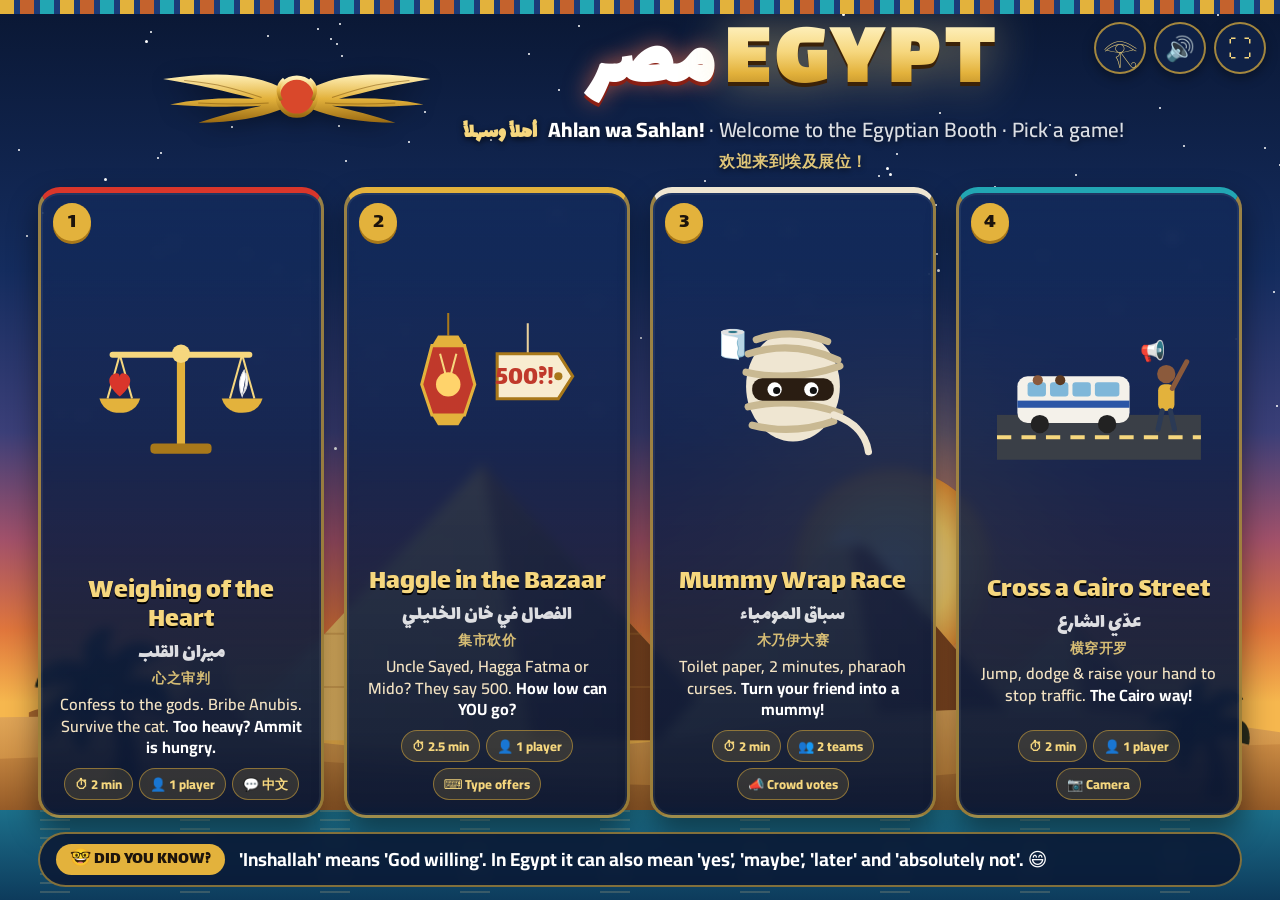
<file: index.html>
<!doctype html>
<html lang="en">
<head>
<meta charset="utf-8">
<meta name="viewport" content="width=device-width, initial-scale=1, viewport-fit=cover">
<meta name="theme-color" content="#10234a">
<meta name="description" content="Egypt booth: 4 funny interactive Egyptian games. Weighing of the Heart, Haggle in the Bazaar, Mummy Wrap Race, Cross a Cairo Street.">
<title>Egypt Booth · أهلاً وسهلاً</title>
<link rel="stylesheet" href="css/base.css?v=20261118g">
<link rel="stylesheet" href="css/dashboard.css?v=20261118g">
<link rel="icon" href="data:image/svg+xml,<svg xmlns='http://www.w3.org/2000/svg' viewBox='0 0 100 100'><text y='.9em' font-size='90'>🔺</text></svg>">
</head>
<body>
<div class="scene" aria-hidden="true">
  <div class="sky"></div>
  <div class="stars" id="stars"></div>
  <div class="sun"></div>
  <svg class="pyramids" viewBox="0 0 1600 420" preserveAspectRatio="xMidYMax slice">
    <defs>
      <linearGradient id="pyL" x1="0" x2="1"><stop offset="0" stop-color="#f3c771"/><stop offset="1" stop-color="#d9993f"/></linearGradient>
      <linearGradient id="pyR" x1="0" x2="1"><stop offset="0" stop-color="#9c5a2a"/><stop offset="1" stop-color="#6e3b1c"/></linearGradient>
      <linearGradient id="dune1" x1="0" y1="0" x2="0" y2="1"><stop offset="0" stop-color="#e2a85a"/><stop offset="1" stop-color="#b8762f"/></linearGradient>
      <linearGradient id="dune2" x1="0" y1="0" x2="0" y2="1"><stop offset="0" stop-color="#c98a43"/><stop offset="1" stop-color="#8f5524"/></linearGradient>
    </defs>
    <!-- far pyramid (Menkaure) -->
    <polygon points="1130,330 1235,215 1340,330" fill="url(#pyL)" opacity=".85"/>
    <polygon points="1235,215 1340,330 1255,330" fill="url(#pyR)" opacity=".85"/>
    <!-- Great pyramid (Khufu) -->
    <polygon points="380,340 640,60 900,340" fill="url(#pyL)"/>
    <polygon points="640,60 900,340 690,340" fill="url(#pyR)"/>
    <g stroke="#b47a35" stroke-width="2" opacity=".35">
      <line x1="430" y1="286" x2="852" y2="286"/><line x1="480" y1="232" x2="802" y2="232"/><line x1="530" y1="178" x2="752" y2="178"/><line x1="580" y1="124" x2="700" y2="124"/>
    </g>
    <!-- Khafre (with casing top) -->
    <polygon points="820,340 1010,120 1200,340" fill="url(#pyL)"/>
    <polygon points="1010,120 1200,340 1045,340" fill="url(#pyR)"/>
    <polygon points="990,143 1010,120 1030,143" fill="#fbe2a6"/>
    <!-- Sphinx silhouette -->
    <g class="sphinx" transform="translate(180,282)">
      <path d="M0,58 L0,30 Q10,24 40,24 L120,22 Q150,20 160,10 L162,-18 Q166,-34 182,-34 Q198,-34 200,-16 L202,8 Q206,14 214,20 L222,58 Z" fill="#a8672e"/>
      <path d="M168,-30 L160,10 L206,10 L198,-30 Q184,-40 168,-30Z" fill="#c4823e"/>
      <rect x="-10" y="50" width="250" height="10" fill="#8f5524"/>
    </g>
    <path d="M0,330 Q200,300 420,335 T900,330 T1400,325 T1600,330 L1600,420 L0,420Z" fill="url(#dune1)"/>
    <path d="M0,370 Q300,340 600,372 T1200,365 T1600,360 L1600,420 L0,420Z" fill="url(#dune2)"/>
  </svg>
  <div class="caravan"><span>🐪</span><span>🐫</span><span>🐪</span></div>
  <div class="nile">
    <div class="shimmer"></div>
    <div class="felucca">⛵</div>
    <div class="felucca f2">⛵</div>
  </div>
  <div class="palm p1">🌴</div><div class="palm p2">🌴</div>
</div>

<div class="frieze top"></div>

<main class="dash">
  <header class="brand">
    <svg class="winged-sun" viewBox="0 0 400 110" aria-hidden="true">
      <defs><linearGradient id="gold" x1="0" y1="0" x2="0" y2="1"><stop offset="0" stop-color="#fff0b8"/><stop offset=".5" stop-color="#e3b23c"/><stop offset="1" stop-color="#9a6a12"/></linearGradient></defs>
      <g fill="url(#gold)">
        <path d="M200,55 C150,20 90,18 10,30 C60,38 100,48 140,58 C100,56 60,58 20,66 C70,70 110,70 150,68 C120,74 90,82 60,92 C110,92 150,84 180,72 Z"/>
        <path d="M200,55 C250,20 310,18 390,30 C340,38 300,48 260,58 C300,56 340,58 380,66 C330,70 290,70 250,68 C280,74 310,82 340,92 C290,92 250,84 220,72 Z"/>
      </g>
      <g stroke="#7a4f0a" stroke-width="1.5" opacity=".5" fill="none">
        <path d="M40,32 C90,36 120,46 150,56"/><path d="M360,32 C310,36 280,46 250,56"/>
        <path d="M60,64 C100,66 130,66 160,64"/><path d="M340,64 C300,66 270,66 240,64"/>
      </g>
      <circle cx="200" cy="55" r="27" fill="#d9482b" stroke="url(#gold)" stroke-width="6"/>
      <path d="M178,60 q-10,-18 4,-30 M222,60 q10,-18 -4,-30" stroke="url(#gold)" stroke-width="5" fill="none"/>
    </svg>
    <div class="titles">
      <h1 class="egypt"><span class="ar-title">مصر</span><span class="en-title">EGYPT</span></h1>
      <p class="welcome"><span class="ar">أهلاً وسهلاً</span> Ahlan wa Sahlan! <span class="dim">· Welcome to the Egyptian Booth · Pick a game!</span> <span class="zh dim-zh">欢迎来到埃及展位！</span></p>
    </div>
  </header>

  <section class="cards" id="cards">
    <a class="card c1" href="heart.html" data-key="1" style="--d:.05s">
      <div class="num">1</div>
      <div class="art">
        <svg viewBox="0 0 200 140" class="art-heart">
          <rect x="96" y="40" width="8" height="90" rx="3" fill="#e3b23c"/>
          <rect x="70" y="124" width="60" height="10" rx="4" fill="#a8781a"/>
          <circle cx="100" cy="36" r="9" fill="#f6d77e"/>
          <g class="beam">
            <rect x="30" y="34" width="140" height="6" rx="3" fill="#f6d77e"/>
            <g class="panL"><line x1="40" y1="37" x2="28" y2="80" stroke="#f6d77e" stroke-width="2"/><line x1="40" y1="37" x2="52" y2="80" stroke="#f6d77e" stroke-width="2"/><path d="M20,80 h40 q-4,14 -20,14 q-16,0 -20,-14z" fill="#e3b23c"/><path d="M40,78 c-10,-8 -14,-18 -6,-22 c4,-2 6,0 6,3 c0,-3 2,-5 6,-3 c8,4 4,14 -6,22z" fill="#d9362b"/></g>
            <g class="panR"><line x1="160" y1="37" x2="148" y2="80" stroke="#f6d77e" stroke-width="2"/><line x1="160" y1="37" x2="172" y2="80" stroke="#f6d77e" stroke-width="2"/><path d="M140,80 h40 q-4,14 -20,14 q-16,0 -20,-14z" fill="#e3b23c"/><path d="M160,78 q-6,-14 2,-26 q4,10 -2,26z M160,77 q8,-10 4,-22" fill="#fff" stroke="#ddd"/></g>
          </g>
        </svg>
      </div>
      <h2>Weighing of the Heart</h2>
      <p class="ar-sub">ميزان القلب <span class="zh">心之审判</span></p>
      <p class="tag">Confess to the gods. Bribe Anubis. Survive the cat. <b>Too heavy? Ammit is hungry.</b></p>
      <div class="meta"><span>⏱ 2 min</span><span>👤 1 player</span><span>💬 中文</span></div>
    </a>

    <a class="card c2" href="haggle.html" data-key="2" style="--d:.15s">
      <div class="num">2</div>
      <div class="art">
        <svg viewBox="0 0 200 140" class="art-haggle">
          <g class="lantern">
            <line x1="62" y1="0" x2="62" y2="22" stroke="#a8781a" stroke-width="2"/>
            <path d="M52,22 h20 l6,10 h-32z" fill="#e3b23c"/>
            <path d="M46,32 h32 l10,38 l-10,30 h-32 l-10,-30z" fill="#c0392b" stroke="#e3b23c" stroke-width="3"/>
            <path d="M54,40 l8,30 l8,-30" stroke="#f6d77e" stroke-width="2" fill="none"/>
            <path d="M46,100 h32 l-6,10 h-20z" fill="#e3b23c"/>
            <circle cx="62" cy="70" r="12" fill="#ffd36b" class="glow"/>
          </g>
          <g class="tag-swing">
            <line x1="140" y1="10" x2="140" y2="40" stroke="#e8d09b" stroke-width="2"/>
            <path d="M110,40 h60 l14,22 l-14,22 h-60z" fill="#f8ecd0" stroke="#a8781a" stroke-width="3"/>
            <circle cx="170" cy="62" r="4" fill="#a8781a"/>
            <text x="137" y="70" text-anchor="middle" font-family="Lalezar, Impact" font-size="26" fill="#c0392b">500?!</text>
          </g>
        </svg>
      </div>
      <h2>Haggle in the Bazaar</h2>
      <p class="ar-sub">الفصال في خان الخليلي <span class="zh">集市砍价</span></p>
      <p class="tag">Uncle Sayed, Hagga Fatma or Mido? They say 500. <b>How low can YOU go?</b></p>
      <div class="meta"><span>⏱ 2.5 min</span><span>👤 1 player</span><span>⌨️ Type offers</span></div>
    </a>

    <a class="card c3" href="mummy.html" data-key="3" style="--d:.25s">
      <div class="num">3</div>
      <div class="art">
        <svg viewBox="0 0 200 140" class="art-mummy">
          <g class="mummy-head">
            <ellipse cx="100" cy="72" rx="46" ry="54" fill="#efe6d2"/>
            <g stroke="#c9b993" stroke-width="7" stroke-linecap="round" fill="none">
              <path d="M56,40 q44,-14 88,6"/><path d="M54,58 q46,10 92,-6"/><path d="M56,92 q44,-10 90,6"/><path d="M60,110 q40,10 80,-4"/><path d="M64,26 q36,-12 70,2"/>
            </g>
            <rect x="60" y="64" width="80" height="22" rx="10" fill="#2a1d12"/>
            <circle class="eye" cx="82" cy="75" r="7" fill="#fff"/><circle class="eye" cx="118" cy="75" r="7" fill="#fff"/>
            <circle class="pupil" cx="84" cy="76" r="3.5" fill="#111"/><circle class="pupil" cx="120" cy="76" r="3.5" fill="#111"/>
            <path d="M140,100 q30,10 34,36" stroke="#efe6d2" stroke-width="7" fill="none" stroke-linecap="round" class="strip"/>
          </g>
          <text x="24" y="40" font-size="28">🧻</text>
        </svg>
      </div>
      <h2>Mummy Wrap Race</h2>
      <p class="ar-sub">سباق المومياء <span class="zh">木乃伊大赛</span></p>
      <p class="tag">Toilet paper, 2 minutes, pharaoh curses. <b>Turn your friend into a mummy!</b></p>
      <div class="meta"><span>⏱ 2 min</span><span>👥 2 teams</span><span>📣 Crowd votes</span></div>
    </a>

    <a class="card c4" href="street.html" data-key="4" style="--d:.35s">
      <div class="num">4</div>
      <div class="art">
        <svg viewBox="0 0 200 140" class="art-street">
          <rect x="0" y="96" width="200" height="44" fill="#3a3f47"/>
          <g stroke="#f6d77e" stroke-width="4" stroke-dasharray="14 10"><line x1="0" y1="118" x2="200" y2="118"/></g>
          <g class="bus">
            <rect x="20" y="58" width="110" height="46" rx="10" fill="#f4f1ea"/>
            <rect x="20" y="82" width="110" height="7" fill="#2b56a6"/>
            <rect x="30" y="64" width="18" height="14" rx="3" fill="#7fb7d9"/><rect x="52" y="64" width="18" height="14" rx="3" fill="#7fb7d9"/><rect x="74" y="64" width="18" height="14" rx="3" fill="#7fb7d9"/><rect x="96" y="64" width="24" height="14" rx="3" fill="#7fb7d9"/>
            <circle cx="42" cy="105" r="9" fill="#222"/><circle cx="108" cy="105" r="9" fill="#222"/>
            <circle cx="40" cy="62" r="5" fill="#8b5a3c"/><circle cx="62" cy="62" r="5" fill="#5c3a22"/>
          </g>
          <g class="walker">
            <circle cx="166" cy="56" r="9" fill="#8b5a3c"/>
            <rect x="158" y="66" width="16" height="26" rx="6" fill="#e3b23c"/>
            <line x1="172" y1="70" x2="186" y2="44" stroke="#8b5a3c" stroke-width="5" stroke-linecap="round" class="hand"/>
            <line x1="162" y1="92" x2="158" y2="110" stroke="#2b3a55" stroke-width="5" stroke-linecap="round"/><line x1="170" y1="92" x2="174" y2="110" stroke="#2b3a55" stroke-width="5" stroke-linecap="round"/>
          </g>
          <text x="140" y="40" font-size="20" class="honk">📢</text>
        </svg>
      </div>
      <h2>Cross a Cairo Street</h2>
      <p class="ar-sub">عدّي الشارع <span class="zh">横穿开罗</span></p>
      <p class="tag">Jump, dodge &amp; raise your hand to stop traffic. <b>The Cairo way!</b></p>
      <div class="meta"><span>⏱ 2 min</span><span>👤 1 player</span><span>📷 Camera</span></div>
    </a>
  </section>

  <footer class="ticker">
    <div class="ticker-label">🤓 DID YOU KNOW?</div>
    <div class="ticker-text" id="fact"></div>
  </footer>
</main>

<div class="corner">
  <button class="iconbtn" id="nameBtn" title="Your name in hieroglyphs (N)">𓂀</button>
  <button class="iconbtn" id="muteBtn" title="Sound (M)">🔊</button>
  <button class="iconbtn" id="fsBtn" title="Fullscreen (F)">⛶</button>
</div>

<div class="modal" id="nameModal" hidden>
  <div class="modal-card">
    <button class="iconbtn close" id="nameClose" aria-label="Close">✕</button>
    <h2>Your Name in Hieroglyphs <span class="ar">اسمك بالهيروغليفي</span></h2>
    <p>Type your name and see how a pharaoh would have written it 3,000 years ago.</p>
    <input id="nameInput" maxlength="16" placeholder="Type your name…" autocomplete="off" spellcheck="false">
    <div class="name-out" id="nameOut"></div>
    <div class="legend" id="nameLegend"></div>
    <p class="small">The oval frame is a <b>cartouche</b>. Only pharaohs had their names in one, so today you're royalty. 👑</p>
  </div>
</div>

<script src="js/common.js?v=20261118g"></script>
<script src="js/dashboard.js?v=20261118g"></script>
</body>
</html>
</file>
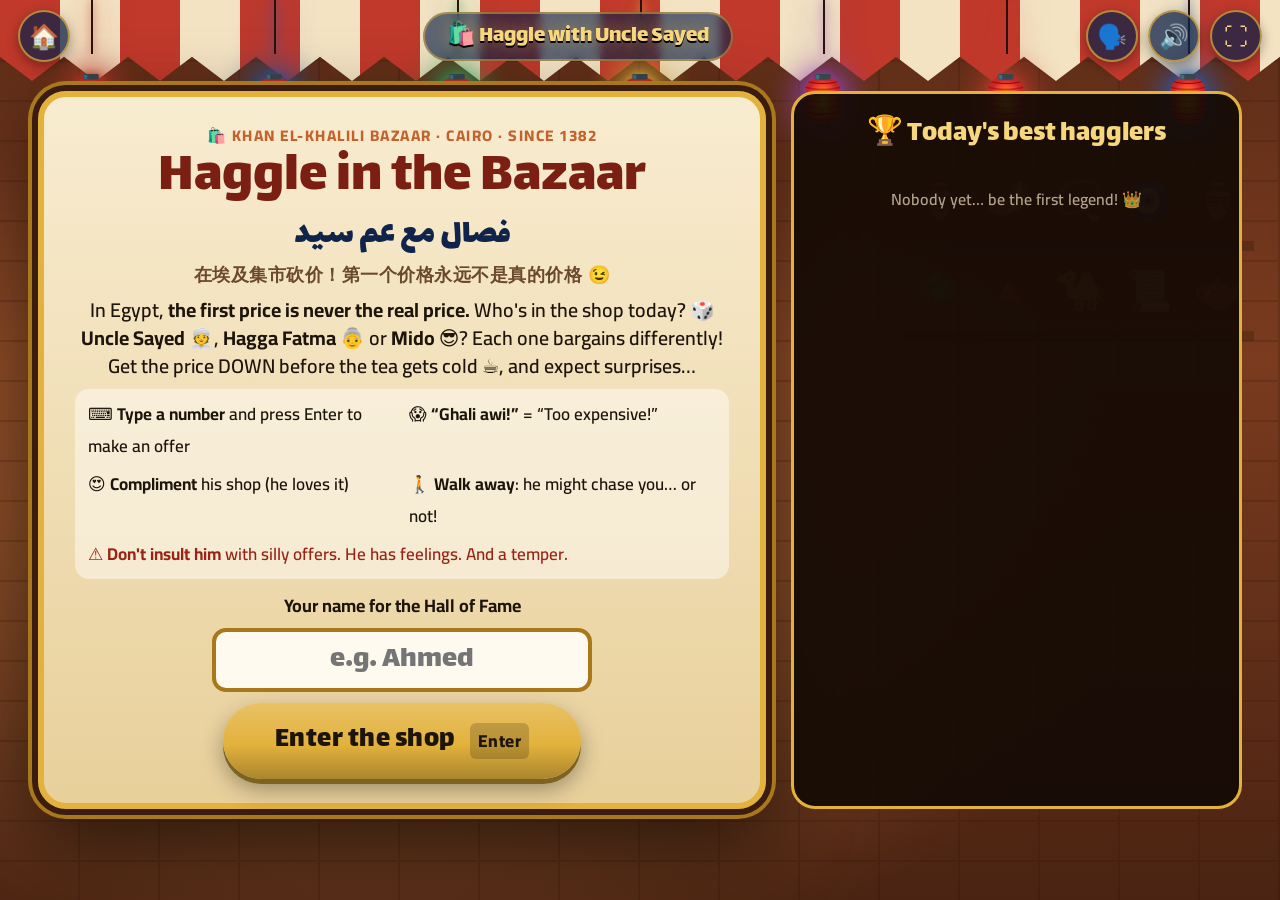
<file: haggle.html>
<!doctype html>
<html lang="en">
<head>
<meta charset="utf-8">
<meta name="viewport" content="width=device-width, initial-scale=1, viewport-fit=cover">
<meta name="theme-color" content="#10234a">
<meta name="description" content="Egypt booth: 4 funny interactive Egyptian games. Weighing of the Heart, Haggle in the Bazaar, Mummy Wrap Race, Cross a Cairo Street.">
<title>Haggle with Uncle Sayed · فصال مع عم سيد</title>
<link rel="stylesheet" href="css/base.css?v=20261118g">
<link rel="stylesheet" href="css/haggle.css?v=20261118g">
<link rel="icon" href="data:image/svg+xml,<svg xmlns='http://www.w3.org/2000/svg' viewBox='0 0 100 100'><text y='.9em' font-size='90'>🔺</text></svg>">
</head>
<body>
<div class="bazaar" aria-hidden="true">
  <div class="awning"></div>
  <div class="lanterns">
    <span style="--c:#c0392b;--d:0s">🏮</span><span style="--c:#2b56a6;--d:-.6s">🏮</span><span style="--c:#2e9e5b;--d:-1.1s">🏮</span><span style="--c:#e3b23c;--d:-.3s">🏮</span><span style="--c:#8e44ad;--d:-1.6s">🏮</span><span style="--c:#c0392b;--d:-.9s">🏮</span><span style="--c:#2b56a6;--d:-1.3s">🏮</span>
  </div>
  <div class="shelf s1"><span>🏺</span><span>🪔</span><span>📿</span><span>🧿</span><span>🏺</span></div>
  <div class="shelf s2"><span>🪲</span><span>🔺</span><span>🐪</span><span>📜</span><span>🫖</span></div>
  <div class="incense"><i></i><i></i><i></i></div>
</div>

<!-- INTRO -->
<section class="screen active" id="intro">
  <div class="intro-wrap">
    <div class="intro-card">
      <div class="eyebrow">🛍️ Khan el-Khalili Bazaar · Cairo · since 1382</div>
      <h1>Haggle in the Bazaar</h1>
      <div class="ar big">فصال مع عم سيد</div>
      <div class="zh" style="color:#6b4a2b;font-size:clamp(14px,2vh,18px)">在埃及集市砍价！第一个价格永远不是真的价格 😉</div>
      <p class="story">In Egypt, <b>the first price is never the real price.</b> Who's in the shop today? 🎲 <b>Uncle Sayed</b> 👳, <b>Hagga Fatma</b> 👵 or <b>Mido</b> 😎? Each one bargains differently! Get the price DOWN before the tea gets cold ☕, and expect surprises…</p>
      <div class="tips">
        <div><b>⌨️ Type a number</b> and press Enter to make an offer</div>
        <div><b>😱 “Ghali awi!”</b> = “Too expensive!”</div>
        <div><b>😍 Compliment</b> his shop (he loves it)</div>
        <div><b>🚶 Walk away</b>: he might chase you… or not!</div>
        <div class="warn"><b>⚠️ Don't insult him</b> with silly offers. He has feelings. And a temper.</div>
      </div>
      <label class="name-lbl">Your name for the Hall of Fame
        <input id="playerName" maxlength="14" placeholder="e.g. Ahmed" autocomplete="off" spellcheck="false">
      </label>
      <button class="btn big-btn" id="startBtn">Enter the shop <span class="key">Enter</span></button>
    </div>
    <div class="board">
      <h3>🏆 Today's best hagglers</h3>
      <ol id="boardList"></ol>
    </div>
  </div>
</section>

<!-- GAME -->
<section class="screen" id="game">
  <div class="shop">
    <div class="sayed-col">
      <div class="bubble" id="bubble"><div id="bubbleText">…</div></div>
      <svg id="sayed" class="sayed mood-happy" viewBox="0 0 320 380" aria-label="Uncle Sayed">
        <defs>
          <linearGradient id="galab" x1="0" y1="0" x2="0" y2="1"><stop offset="0" stop-color="#5f8fc7"/><stop offset="1" stop-color="#3a6aa6"/></linearGradient>
          <linearGradient id="fez" x1="0" y1="0" x2="1" y2="0"><stop offset="0" stop-color="#a51d1d"/><stop offset=".5" stop-color="#d63031"/><stop offset="1" stop-color="#8e1515"/></linearGradient>
        </defs>
        <g class="body">
          <path d="M60,380 L80,262 Q160,232 240,262 L260,380Z" fill="url(#galab)"/>
          <path d="M140,250 L160,300 L180,250" fill="none" stroke="#e3b23c" stroke-width="4"/>
          <g stroke="rgba(255,255,255,.25)" stroke-width="3"><line x1="100" y1="270" x2="88" y2="380"/><line x1="130" y1="262" x2="126" y2="380"/><line x1="190" y1="262" x2="194" y2="380"/><line x1="220" y1="270" x2="232" y2="380"/></g>
          <g class="arm" id="arm">
            <path d="M232,270 Q280,250 284,196" stroke="#5f8fc7" stroke-width="28" fill="none" stroke-linecap="round"/>
            <circle cx="284" cy="188" r="17" fill="#c68a5e"/>
            <path d="M276,176 l-2,-16 M284,174 l0,-18 M292,176 l2,-16" stroke="#c68a5e" stroke-width="7" stroke-linecap="round"/>
          </g>
        </g>
        <rect x="140" y="214" width="40" height="34" fill="#b97a50"/>
        <g class="head" id="head">
          <ellipse cx="88" cy="160" rx="13" ry="20" fill="#b97a50"/><ellipse cx="232" cy="160" rx="13" ry="20" fill="#b97a50"/>
          <ellipse cx="160" cy="150" rx="74" ry="82" fill="#c68a5e"/>
          <ellipse cx="116" cy="178" rx="16" ry="10" fill="#e07a6a" opacity=".45"/><ellipse cx="204" cy="178" rx="16" ry="10" fill="#e07a6a" opacity=".45"/>
          <g class="eyes">
            <ellipse cx="130" cy="140" rx="14" ry="13" fill="#fff"/><ellipse cx="190" cy="140" rx="14" ry="13" fill="#fff"/>
            <circle class="pupil" cx="132" cy="142" r="6.5" fill="#2a1a10"/><circle class="pupil" cx="192" cy="142" r="6.5" fill="#2a1a10"/>
            <circle cx="134" cy="139" r="2" fill="#fff"/><circle cx="194" cy="139" r="2" fill="#fff"/>
            <rect class="lid" x="114" y="124" width="32" height="0" fill="#c68a5e"/><rect class="lid" x="174" y="124" width="32" height="0" fill="#c68a5e"/>
          </g>
          <path id="browL" d="M112,118 Q130,108 148,118" stroke="#2a1a10" stroke-width="8" fill="none" stroke-linecap="round"/>
          <path id="browR" d="M172,118 Q190,108 208,118" stroke="#2a1a10" stroke-width="8" fill="none" stroke-linecap="round"/>
          <path d="M160,140 Q150,170 146,178 Q160,188 174,178 Q170,170 160,140Z" fill="#b06f45"/>
          <path id="mouth" d="M136,206 Q160,226 184,206" stroke="#5a1d12" stroke-width="6" fill="#7a2a1a" stroke-linecap="round"/>
          <path class="stache" d="M160,186 Q140,180 118,192 Q102,200 96,214 Q116,204 132,204 Q150,204 160,196 Q170,204 188,204 Q204,204 224,214 Q218,200 202,192 Q180,180 160,186Z" fill="#2a1a10"/>
          <g class="tears" opacity="0"><path d="M118,154 q-6,14 0,20 q6,-6 0,-20z" fill="#7fd3ff"/><path d="M202,154 q-6,14 0,20 q6,-6 0,-20z" fill="#7fd3ff"/></g>
          <g class="fez">
            <path d="M98,98 Q160,72 222,98 L206,34 Q160,20 114,34Z" fill="url(#fez)"/>
            <ellipse cx="160" cy="32" rx="46" ry="9" fill="#8e1515"/>
            <g class="tassel"><line x1="160" y1="30" x2="196" y2="40" stroke="#111" stroke-width="3"/><path d="M194,38 l12,34 l-14,0z" fill="#111"/></g>
          </g>
          <g class="look-fatma">
            <path fill-rule="evenodd" d="M66,168 Q62,36 160,32 Q258,36 254,168 Q250,270 160,276 Q70,270 66,168Z M160,76 C116,76 98,112 98,150 C98,198 126,228 160,228 C194,228 222,198 222,150 C222,112 204,76 160,76Z" fill="#6a2c91"/>
            <path d="M100,100 Q160,60 220,100" stroke="#e3b23c" stroke-width="4" fill="none" opacity=".8"/>
            <g fill="none" stroke="#3a2a1a" stroke-width="4"><circle cx="130" cy="140" r="19"/><circle cx="190" cy="140" r="19"/><path d="M149,140 L171,140"/></g>
            <path d="M138,206 Q160,214 182,206" stroke="#a0522d" stroke-width="3" fill="none" opacity=".5"/>
          </g>
          <g class="look-mido">
            <path d="M92,104 Q96,40 160,36 Q224,40 228,104 Z" fill="#111"/>
            <path d="M200,98 Q262,96 268,112 L206,112Z" fill="#111"/>
            <text x="160" y="84" text-anchor="middle" font-family="Lalezar, Impact" font-size="24" fill="#e3b23c">EG</text>
            <g class="shades"><rect x="110" y="128" width="40" height="22" rx="8" fill="#111"/><rect x="170" y="128" width="40" height="22" rx="8" fill="#111"/><path d="M150,136 L170,136" stroke="#111" stroke-width="5"/><path d="M116,132 l10,0" stroke="#fff" stroke-width="3" opacity=".5"/></g>
            <path d="M126,214 Q160,244 194,214 Q186,232 160,236 Q134,232 126,214Z" fill="#2a1a10"/>
            <path d="M148,190 Q160,186 172,190" stroke="#2a1a10" stroke-width="5" fill="none" stroke-linecap="round"/>
          </g>
          <g class="steam" opacity="0"><path d="M90,90 q-10,-20 6,-34 q-10,20 4,34z" fill="#fff"/><path d="M230,90 q10,-20 -6,-34 q10,20 -4,34z" fill="#fff"/></g>
        </g>
      </svg>
      <div class="counter"><span id="shopSign">عم سيد · UNCLE SAYED · SOUVENIRS</span></div>
    </div>

    <div class="deal-col">
      <div class="hud">
        <div class="tea" title="Time left">
          <div class="glass"><div class="liquid" id="teaLiquid"></div><div class="mint">🌿</div></div>
          <div class="tea-txt"><b id="timeLeft">90</b><span>sec of tea · 茶</span></div>
        </div>
        <div class="mood"><div class="mood-face" id="moodFace">😊</div><div class="mood-bar"><i id="patBar"></i></div><span id="patLbl">Sayed's patience</span></div>
      </div>

      <div class="item-card">
        <div class="item-emoji" id="itemEmoji">🔺</div>
        <div class="item-info">
          <div class="item-name" id="itemName">…</div>
          <div class="price-row">
            <div class="price-tag"><span class="lbl" id="wantLbl">Sayed wants</span><b id="askPrice">0</b><span class="cur">EGP</span></div>
            <div class="saved"><span class="lbl">Discount so far</span><b id="savedPct">0%</b></div>
          </div>
          <div class="history" id="history"></div>
        </div>
      </div>

      <form class="offer" id="offerForm" autocomplete="off">
        <div class="offer-box">
          <span class="lbl">Your offer</span>
          <input id="offerIn" inputmode="numeric" maxlength="6" placeholder="type a number…" aria-label="Your offer in pounds">
          <span class="cur">EGP</span>
        </div>
        <button class="btn green" type="submit">💰 Offer! <span class="key">Enter</span></button>
      </form>

      <div class="tactics">
        <button class="btn red small" data-t="ghali">😱 Ghali awi! <span class="zh-sm">太贵了</span> <span class="key">G</span></button>
        <button class="btn blue small" data-t="compliment">😍 Compliment <span class="zh-sm">夸奖</span> <span class="key">C</span></button>
        <button class="btn ghost small" data-t="walk">🚶 Walk away <span class="zh-sm">走开</span> <span class="key">W</span></button>
        <button class="btn small" data-t="deal">🤝 Deal <span class="zh-sm">成交</span> <span class="key">D</span></button>
      </div>
    </div>
  </div>

  <div class="hevent" id="hevent" hidden></div>
  <div class="blackout" id="blackout" hidden><div>⚡ POWER CUT ⚡<small>(happens every day, don't worry)</small></div></div>
  <div class="final" id="final" hidden>
    <div class="final-card">
      <div class="final-title">☕ The tea is finished!</div>
      <div class="final-text" id="finalText">Last price: 0 EGP. Yes or no?</div>
      <div class="final-btns">
        <button class="btn green" id="finalYes">🤝 DEAL <span class="key">Enter</span></button>
        <button class="btn red" id="finalNo">🚶 No way <span class="key">N</span></button>
      </div>
    </div>
  </div>
</section>

<script src="js/common.js?v=20261118g"></script>
<script src="js/haggle.js?v=20261118g"></script>
</body>
</html>
</file>
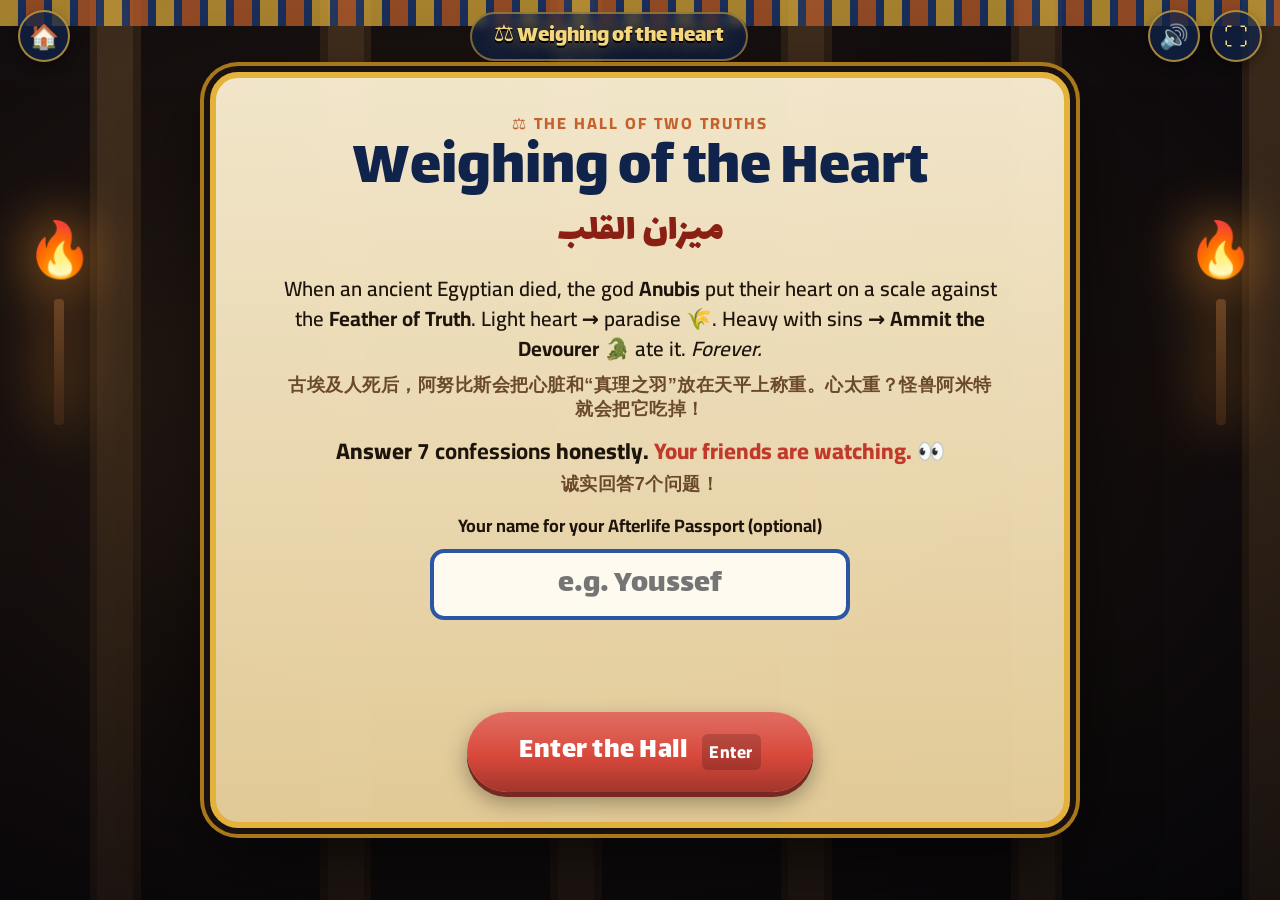
<file: heart.html>
<!doctype html>
<html lang="en">
<head>
<meta charset="utf-8">
<meta name="viewport" content="width=device-width, initial-scale=1, viewport-fit=cover">
<meta name="theme-color" content="#10234a">
<meta name="description" content="Egypt booth: 4 funny interactive Egyptian games. Weighing of the Heart, Haggle in the Bazaar, Mummy Wrap Race, Cross a Cairo Street.">
<title>Weighing of the Heart · ميزان القلب</title>
<link rel="stylesheet" href="css/base.css?v=20261118g">
<link rel="stylesheet" href="css/heart.css?v=20261118g">
<link rel="icon" href="data:image/svg+xml,<svg xmlns='http://www.w3.org/2000/svg' viewBox='0 0 100 100'><text y='.9em' font-size='90'>🔺</text></svg>">
</head>
<body>
<div class="hall" aria-hidden="true">
  <div class="columns"></div>
  <div class="torch t1"><span>🔥</span></div><div class="torch t2"><span>🔥</span></div>
  <div class="rays" id="rays"></div>
</div>

<!-- INTRO -->
<section class="screen active" id="intro">
  <div class="intro-card">
    <div class="eyebrow">⚖️ The Hall of Two Truths</div>
    <h1>Weighing of the Heart</h1>
    <div class="ar big">ميزان القلب</div>
    <p class="story">When an ancient Egyptian died, the god <b>Anubis</b> put their heart on a scale against the <b>Feather of Truth</b>. Light heart → paradise 🌾. Heavy with sins → <b>Ammit the Devourer</b> 🐊 ate it. <i>Forever.</i></p>
    <p class="story-zh zh">古埃及人死后，阿努比斯会把心脏和“真理之羽”放在天平上称重。心太重？怪兽阿米特就会把它吃掉！</p>
    <p class="rule">Answer <b>7 confessions</b> honestly. <span class="warn">Your friends are watching. 👀</span> <span class="zh rule-zh">诚实回答7个问题！</span></p>
    <label class="name-lbl">Your name for your <b>Afterlife Passport</b> (optional)
      <input id="playerName" maxlength="14" placeholder="e.g. Youssef" autocomplete="off" spellcheck="false">
    </label>
    <div class="name-preview" id="namePreview"></div>
    <button class="btn red big-btn" id="startBtn">Enter the Hall <span class="key">Enter</span></button>
  </div>
</section>

<!-- GAME -->
<section class="screen" id="game">
  <div class="stage">
    <div class="scale-wrap" id="scaleWrap">
      <svg id="scaleSvg" viewBox="0 0 600 470" aria-label="The scale">
        <defs>
          <linearGradient id="g-gold" x1="0" y1="0" x2="0" y2="1"><stop offset="0" stop-color="#fff0b8"/><stop offset=".45" stop-color="#e3b23c"/><stop offset="1" stop-color="#8f5d0e"/></linearGradient>
          <radialGradient id="g-heart" cx=".4" cy=".35" r=".7"><stop offset="0" stop-color="#ff7a6b"/><stop offset=".6" stop-color="#d42a22"/><stop offset="1" stop-color="#7d0f0b"/></radialGradient>
          <filter id="glow"><feGaussianBlur stdDeviation="6" result="b"/><feMerge><feMergeNode in="b"/><feMergeNode in="SourceGraphic"/></feMerge></filter>
        </defs>
        <!-- Anubis behind -->
        <g id="anubis" transform="translate(300,36) scale(1.45)" opacity=".92">
          <path d="M-30,320 L-34,120 Q-36,70 0,60 Q36,70 34,120 L30,320Z" fill="#111827"/>
          <path d="M-40,135 Q0,165 40,135 L44,160 Q0,195 -44,160Z" fill="url(#g-gold)"/>
          <path d="M-40,160 Q0,192 40,160" stroke="#2b56a6" stroke-width="6" fill="none"/>
          <path d="M-16,62 L-26,-6 L-4,40 Z M14,62 L22,-6 L4,40 Z" fill="#0b0f19"/>
          <path d="M-20,66 Q0,26 22,58 L72,82 Q76,92 66,96 L18,98 Q-18,110 -20,66Z" fill="#0b0f19"/>
          <circle cx="16" cy="66" r="4.5" fill="#e3b23c" class="anubis-eye"/>
        </g>
        <!-- pillar -->
        <rect x="290" y="96" width="20" height="330" rx="6" fill="url(#g-gold)"/>
        <path d="M230,440 L370,440 L350,418 L250,418Z" fill="url(#g-gold)"/>
        <rect x="210" y="440" width="180" height="16" rx="6" fill="#8f5d0e"/>
        <circle cx="300" cy="84" r="20" fill="url(#g-gold)"/>
        <path d="M300,40 L312,64 L288,64Z" fill="url(#g-gold)"/>
        <!-- beam -->
        <g id="beam">
          <rect x="70" y="84" width="460" height="14" rx="7" fill="url(#g-gold)"/>
          <circle cx="80" cy="91" r="9" fill="#8f5d0e"/><circle cx="520" cy="91" r="9" fill="#8f5d0e"/>
          <path d="M300,98 L292,130 L308,130Z" fill="#c0392b" id="needle"/>
        </g>
        <!-- left pan: heart -->
        <g id="panL">
          <line x1="0" y1="0" x2="-62" y2="160" stroke="#e3b23c" stroke-width="3"/>
          <line x1="0" y1="0" x2="62" y2="160" stroke="#e3b23c" stroke-width="3"/>
          <line x1="0" y1="0" x2="0" y2="160" stroke="#e3b23c" stroke-width="2" opacity=".6"/>
          <g id="heartG" transform="translate(0,118)">
            <g id="heartInner">
              <path d="M0,40 C-48,6 -52,-30 -26,-38 C-12,-42 -2,-32 0,-22 C2,-32 12,-42 26,-38 C52,-30 48,6 0,40Z" fill="url(#g-heart)" stroke="#5a0906" stroke-width="3" id="heartPath"/>
              <path d="M-18,-26 q-10,6 -8,18" stroke="#fff" stroke-width="5" stroke-linecap="round" fill="none" opacity=".6"/>
              <g id="heartFace">
                <circle cx="-12" cy="-4" r="4" fill="#2a0504"/><circle cx="12" cy="-4" r="4" fill="#2a0504"/>
                <path id="heartMouth" d="M-9,10 Q0,18 9,10" stroke="#2a0504" stroke-width="3" fill="none" stroke-linecap="round"/>
              </g>
              <g id="sweat" opacity="0"><path d="M30,-30 q6,10 0,14 q-6,-4 0,-14z" fill="#7fd3ff"/><path d="M-34,-18 q5,9 0,12 q-5,-3 0,-12z" fill="#7fd3ff"/></g>
            </g>
          </g>
          <path d="M-80,160 L80,160 Q70,196 0,198 Q-70,196 -80,160Z" fill="url(#g-gold)" stroke="#8f5d0e" stroke-width="2"/>
        </g>
        <!-- right pan: feather -->
        <g id="panR">
          <line x1="0" y1="0" x2="-62" y2="160" stroke="#e3b23c" stroke-width="3"/>
          <line x1="0" y1="0" x2="62" y2="160" stroke="#e3b23c" stroke-width="3"/>
          <line x1="0" y1="0" x2="0" y2="160" stroke="#e3b23c" stroke-width="2" opacity=".6"/>
          <g id="feather" transform="translate(0,96)">
            <path d="M2,60 C-26,30 -24,-26 6,-62 C16,-30 26,20 2,60Z" fill="#fffdf5" stroke="#cfc6ad" stroke-width="2"/>
            <path d="M2,60 C4,20 6,-20 6,-62" stroke="#b9ad8c" stroke-width="2" fill="none"/>
            <g stroke="#ded5bb" stroke-width="1.5"><line x1="4" y1="40" x2="-14" y2="26"/><line x1="5" y1="20" x2="-18" y2="2"/><line x1="5" y1="0" x2="-17" y2="-20"/><line x1="6" y1="-20" x2="-12" y2="-40"/><line x1="4" y1="30" x2="16" y2="16"/><line x1="5" y1="8" x2="19" y2="-8"/></g>
          </g>
          <path d="M-80,160 L80,160 Q70,196 0,198 Q-70,196 -80,160Z" fill="url(#g-gold)" stroke="#8f5d0e" stroke-width="2"/>
        </g>
        <text x="300" y="30" text-anchor="middle" class="scale-label" id="weightLabel">Heart: 0 deben</text>
      </svg>
      <div class="pan-tag left">YOUR HEART ❤️</div>
      <div class="pan-tag right">FEATHER OF TRUTH 🪶</div>
    </div>

    <div class="panel">
      <div class="progress" id="progress"></div>
      <div class="qcard" id="qcard">
        <div class="qnum" id="qnum">Confession 1 of 7</div>
        <div class="qtext" id="qtext">…</div>
        <div class="qzh zh" id="qzh"></div>
      </div>
      <div class="answers" id="answers">
        <button class="btn red ans" id="yesBtn">YES <span class="key">Y</span></button>
        <button class="btn green ans" id="noBtn">NO <span class="key">N</span></button>
      </div>
      <div class="liar" id="liar" hidden>
        <div class="liar-title">🚨 LIE DETECTOR 🚨</div>
        <div class="liar-text">Anubis's ears are twitching… <b>FRIENDS!</b> Was that really the truth?<div class="zh liar-zh">测谎仪！朋友们：这是真话吗？</div></div>
        <div class="answers">
          <button class="btn red ans" id="liarBtn">🤥 LIAR! <span class="zh-sm">骗子</span> <span class="key">L</span></button>
          <button class="btn blue ans" id="truthBtn">✅ It's true <span class="zh-sm">是真的</span> <span class="key">T</span></button>
        </div>
      </div>
      <div class="evt" id="evt" hidden></div>
      <div class="thoth" id="thoth"><span class="who">📜 Thoth the scribe:</span> <span id="thothText">"I am ready to write down your sins."</span></div>
    </div>
  </div>

  <!-- Ammit -->
  <div class="ammit" id="ammit">
    <svg viewBox="0 0 320 220">
      <g class="mane">
        <path d="M70,40 l-14,-30 l26,18 l6,-28 l14,30 l18,-24 l2,32 l26,-12 l-10,30 l30,4 l-24,20 l28,18 l-30,6 l14,28 l-30,-10 l-2,32 l-20,-24 l-16,28 l-6,-32 l-28,14 l10,-30 l-30,-6 l26,-18 l-24,-22 l32,0z" fill="#d1912f"/>
      </g>
      <g class="jaw-low">
        <path d="M84,128 L282,120 Q300,128 288,142 Q190,176 80,162Z" fill="#3c6e2d"/>
        <path d="M110,129 l6,-12 l6,12 M140,128 l6,-12 l6,12 M170,127 l6,-12 l6,12 M200,126 l6,-12 l6,12 M230,124 l6,-12 l6,12 M258,123 l6,-12 l6,12" fill="#fff" stroke="#fff" stroke-width="2"/>
      </g>
      <g class="jaw-up">
        <path d="M70,96 Q120,52 220,70 Q290,82 304,104 Q306,120 286,122 L84,130 Q62,120 70,96Z" fill="#5a9a44"/>
        <path d="M110,129 l6,12 l6,-12 M140,128 l6,12 l6,-12 M170,127 l6,12 l6,-12 M200,126 l6,12 l6,-12 M230,124 l6,12 l6,-12 M258,123 l6,12 l6,-12" fill="#fff" stroke="#fff" stroke-width="2"/>
        <circle cx="290" cy="100" r="4" fill="#24451b"/>
        <g class="ammit-eye"><ellipse cx="132" cy="76" rx="16" ry="14" fill="#fff4a8"/><ellipse cx="135" cy="77" rx="4" ry="11" fill="#111"/><path d="M114,66 Q132,54 150,66" stroke="#24451b" stroke-width="6" fill="none" stroke-linecap="round" class="brow"/></g>
        <g fill="#4c8a3a"><circle cx="180" cy="72" r="5"/><circle cx="210" cy="78" r="5"/><circle cx="240" cy="84" r="4"/></g>
      </g>
      <path class="tongue" d="M200,140 q20,30 10,50 q-10,-16 -14,-48z" fill="#e0556b" opacity="0"/>
    </svg>
    <div class="ammit-say" id="ammitSay">nom?</div>
  </div>

  <div class="verdict" id="verdict" hidden></div>
  <div class="cat" id="cat" hidden>🐈</div>
  <div class="koshary-feather" id="kFeather" hidden>🍲</div>
</section>

<script src="js/common.js?v=20261118g"></script>
<script src="js/heart.js?v=20261118g"></script>
</body>
</html>
</file>
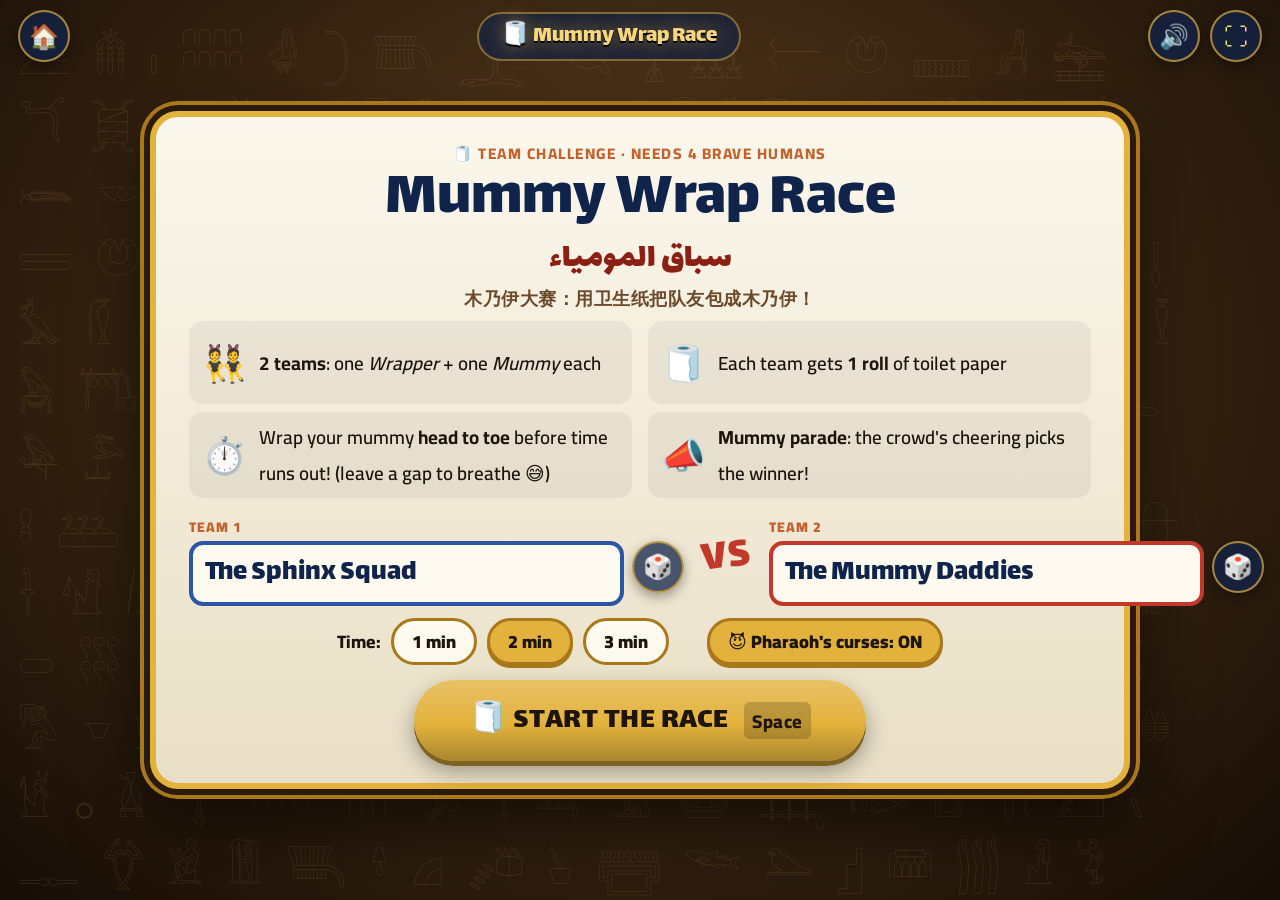
<file: mummy.html>
<!doctype html>
<html lang="en">
<head>
<meta charset="utf-8">
<meta name="viewport" content="width=device-width, initial-scale=1, viewport-fit=cover">
<meta name="theme-color" content="#10234a">
<meta name="description" content="Egypt booth: 4 funny interactive Egyptian games. Weighing of the Heart, Haggle in the Bazaar, Mummy Wrap Race, Cross a Cairo Street.">
<title>Mummy Wrap Race · سباق المومياء</title>
<link rel="stylesheet" href="css/base.css?v=20261118g">
<link rel="stylesheet" href="css/mummy.css?v=20261118g">
<link rel="icon" href="data:image/svg+xml,<svg xmlns='http://www.w3.org/2000/svg' viewBox='0 0 100 100'><text y='.9em' font-size='90'>🔺</text></svg>">
</head>
<body>
<div class="tomb" aria-hidden="true">
  <div class="hiero-wall" id="hieroWall"></div>
  <div class="streamers" id="streamers"></div>
</div>

<!-- SETUP -->
<section class="screen active" id="setup">
  <div class="setup-card">
    <div class="eyebrow">🧻 Team challenge · needs 4 brave humans</div>
    <h1>Mummy Wrap Race</h1>
    <div class="ar big">سباق المومياء</div>
    <div class="zh" style="color:#6b4a2b;font-size:clamp(14px,2vh,18px)">木乃伊大赛：用卫生纸把队友包成木乃伊！</div>
    <ol class="steps">
      <li><span>👯</span><div><b>2 teams</b>: one <i>Wrapper</i> + one <i>Mummy</i> each</div></li>
      <li><span>🧻</span><div>Each team gets <b>1 roll</b> of toilet paper</div></li>
      <li><span>⏱️</span><div>Wrap your mummy <b>head to toe</b> before time runs out! (leave a gap to breathe 😅)</div></li>
      <li><span>📣</span><div><b>Mummy parade</b>: the crowd's cheering picks the winner!</div></li>
    </ol>
    <div class="teams">
      <div class="team-in t-a">
        <label>Team 1</label>
        <div class="row"><input id="teamA" maxlength="22" autocomplete="off" spellcheck="false"><button class="iconbtn dice" data-for="teamA" title="Random name">🎲</button></div>
      </div>
      <div class="vs">VS</div>
      <div class="team-in t-b">
        <label>Team 2</label>
        <div class="row"><input id="teamB" maxlength="22" autocomplete="off" spellcheck="false"><button class="iconbtn dice" data-for="teamB" title="Random name">🎲</button></div>
      </div>
    </div>
    <div class="dur">
      <span>Time:</span>
      <button class="chip" data-s="60">1 min</button><button class="chip on" data-s="120">2 min</button><button class="chip" data-s="180">3 min</button>
      <span class="sep"></span>
      <button class="chip on curse-chip" id="curseChip" title="Surprise challenges during the race">😈 Pharaoh's curses: ON</button>
    </div>
    <button class="btn big-btn" id="goBtn">🧻 START THE RACE <span class="key">Space</span></button>
  </div>
</section>

<!-- RACE -->
<section class="screen" id="race">
  <div class="race-grid">
    <div class="team-panel tp-a"><div class="tp-mummy">🧟</div><div class="tp-name" id="nameA">Team A</div></div>
    <div class="clock-wrap">
      <svg class="clock" viewBox="0 0 220 220">
        <circle cx="110" cy="110" r="96" fill="rgba(0,0,0,.45)" stroke="rgba(255,255,255,.12)" stroke-width="16"/>
        <circle id="ring" cx="110" cy="110" r="96" fill="none" stroke="#e3b23c" stroke-width="16" stroke-linecap="round" transform="rotate(-90 110 110)" stroke-dasharray="603.2" stroke-dashoffset="0"/>
      </svg>
      <div class="clock-num" id="clockNum">120</div>
      <div class="clock-lbl">seconds</div>
    </div>
    <div class="team-panel tp-b"><div class="tp-mummy">🧟‍♀️</div><div class="tp-name" id="nameB">Team B</div></div>
  </div>
  <div class="curse" id="curse" hidden></div>
  <div class="commentary" id="commentary">🎙️ Wrap wrap wrap!</div>
  <div class="race-ctrl">
    <button class="btn ghost small" id="pauseBtn">⏸ Pause <span class="key">P</span></button>
    <button class="btn ghost small" id="stopBtn">⏭ Stop now <span class="key">S</span></button>
  </div>
</section>

<!-- JUDGE -->
<section class="screen" id="judge">
  <div class="judge-head">
    <h1>🧟 THE MUMMY PARADE 🧟‍♀️</h1>
    <p id="judgeHint">Mummies: walk like a mummy! Arms forward, stiff legs, scary noises! Then the <b>crowd votes with their VOICE</b>.</p>
  </div>
  <div class="meters">
    <div class="meter-col" id="colA">
      <div class="m-name" id="mNameA">Team A</div>
      <div class="meter"><div class="m-fill" id="fillA"></div><div class="m-peak" id="peakA"></div>
        <div class="m-levels"><span>🔥 FOOTBALL DERBY</span><span>🎉 Egyptian wedding</span><span>🚗 Cairo traffic</span><span>🐪 Market chatter</span><span>😴 Sleepy camel</span></div>
      </div>
      <div class="m-score" id="scoreA">–</div>
      <button class="btn" id="cheerA">📣 Cheer for this team <span class="key">1</span></button>
    </div>
    <div class="meter-col" id="colB">
      <div class="m-name" id="mNameB">Team B</div>
      <div class="meter"><div class="m-fill" id="fillB"></div><div class="m-peak" id="peakB"></div>
        <div class="m-levels"><span>🔥 FOOTBALL DERBY</span><span>🎉 Egyptian wedding</span><span>🚗 Cairo traffic</span><span>🐪 Market chatter</span><span>😴 Sleepy camel</span></div>
      </div>
      <div class="m-score" id="scoreB">–</div>
      <button class="btn" id="cheerB">📣 Cheer for this team <span class="key">2</span></button>
    </div>
  </div>
  <div class="cheer-banner" id="cheerBanner" hidden></div>
  <div class="judge-foot">
    <span class="nomic" id="micMsg"></span>
    <span class="override">Judge decides: <button class="btn small blue" id="winA">Team A wins</button> <button class="btn small blue" id="winB">Team B wins</button> <button class="btn small ghost" id="winTie">Tie</button></span>
  </div>
</section>

<!-- WINNER + PHOTO -->
<section class="screen" id="winner">
  <div class="win-wrap">
    <div class="win-crown">👑</div>
    <div class="win-title" id="winTitle">TEAM A WINS!</div>
    <div class="win-sub" id="winSub">Your mummy will be preserved for 5,000 years!</div>
    <div class="royal" id="royal"></div>
    <div class="photo-zone">
      <div class="photo-frame" id="photoFrame">
        <video id="cam" playsinline muted></video>
        <canvas id="shot" hidden></canvas>
        <div class="frame-deco"><div class="fd-top">𓂀 𓋹 𓆣 CERTIFIED MUMMY 𓆣 𓋹 𓂀</div><div class="fd-bot" id="fdBot">Team A · Egyptian Booth</div></div>
        <div class="snap-count" id="snapCount" hidden>3</div>
        <div class="flash" id="flash"></div>
        <div class="cam-off" id="camOff">📸 Mummy photo time!<br><small>Turn on the camera to take a royal mummy portrait</small></div>
      </div>
    </div>
    <div class="win-btns">
      <button class="btn blue" id="camBtn">📷 Camera on <span class="key">C</span></button>
      <button class="btn" id="snapBtn" disabled>📸 Snap! <span class="key">Space</span></button>
      <button class="btn green" id="saveBtn" hidden>💾 Save photo</button>
      <button class="btn red" id="finishBtn">🏁 Finish <span class="key">Enter</span></button>
    </div>
  </div>
</section>

<div class="countdown" id="countdown" hidden><div id="cdNum">3</div></div>
<div class="bigmsg" id="bigmsg" hidden></div>

<script src="js/common.js?v=20261118g"></script>
<script src="js/mummy.js?v=20261118g"></script>
</body>
</html>
</file>
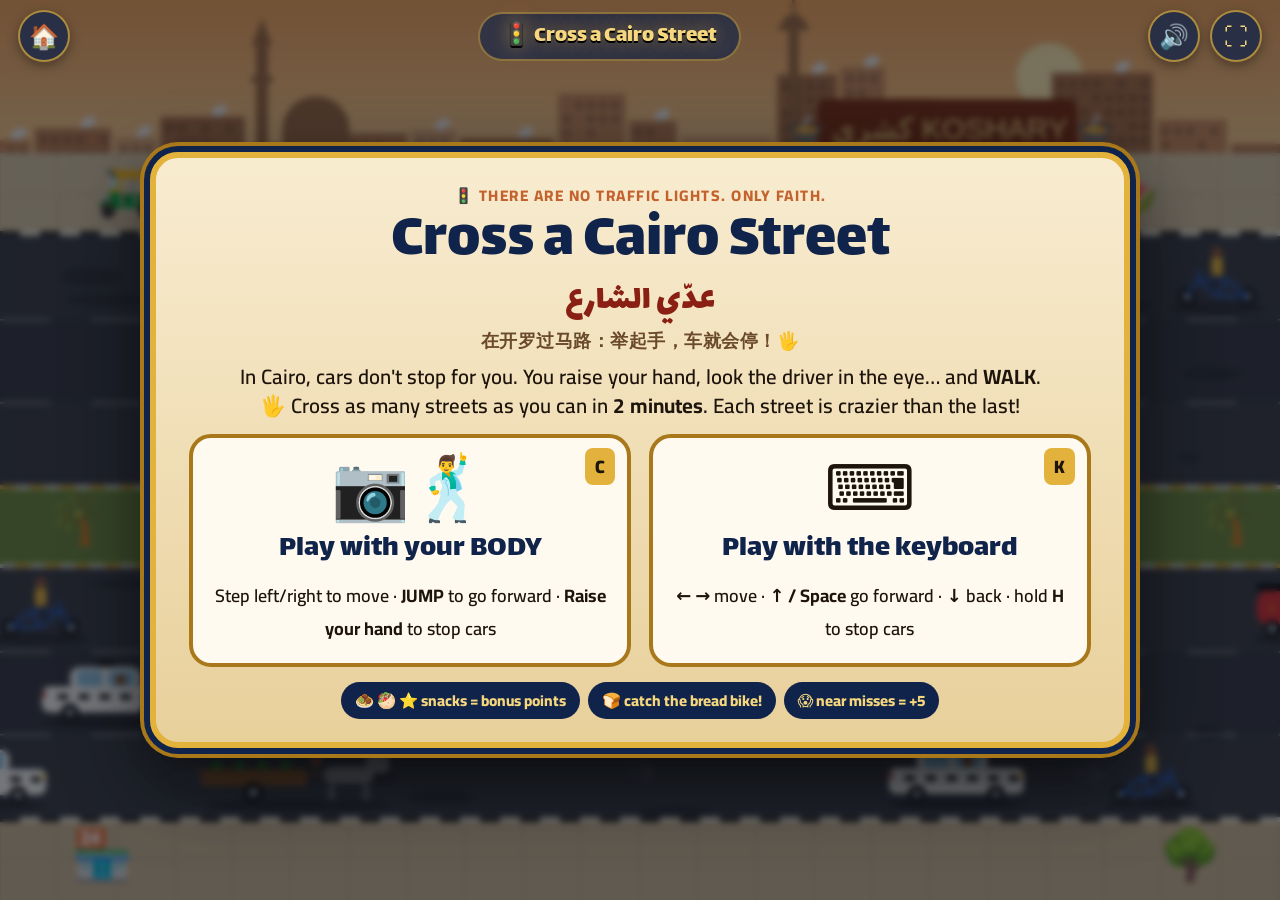
<file: street.html>
<!doctype html>
<html lang="en">
<head>
<meta charset="utf-8">
<meta name="viewport" content="width=device-width, initial-scale=1, viewport-fit=cover">
<meta name="theme-color" content="#10234a">
<meta name="description" content="Egypt booth: 4 funny interactive Egyptian games. Weighing of the Heart, Haggle in the Bazaar, Mummy Wrap Race, Cross a Cairo Street.">
<title>Cross a Cairo Street · عدّي الشارع</title>
<link rel="stylesheet" href="css/base.css?v=20261118g">
<link rel="stylesheet" href="css/street.css?v=20261118g">
<link rel="icon" href="data:image/svg+xml,<svg xmlns='http://www.w3.org/2000/svg' viewBox='0 0 100 100'><text y='.9em' font-size='90'>🔺</text></svg>">
</head>
<body>
<canvas id="world"></canvas>

<!-- HUD -->
<div class="hud" id="hud" hidden>
  <div class="h-street"><span class="lbl">📍 Now crossing</span><b id="hStreet">Zamalek</b></div>
  <div class="h-time"><b id="hTime">120</b><span>sec</span></div>
  <div class="h-score"><span class="lbl">Score</span><b id="hScore">0</b><div class="bowls" id="hBowls"></div></div>
  <div class="h-hand"><span class="lbl">✋ Cairo hand power</span><div class="pbar"><i id="hPower"></i></div><span class="hint" id="hHint">Hold H / raise your hand</span></div>
</div>
<div class="event" id="event" hidden></div>
<div class="touch" id="touch" hidden>
  <div class="t-left"><button data-k="left" aria-label="Move left">◀</button><button data-k="right" aria-label="Move right">▶</button></div>
  <div class="t-right"><button data-k="hand" class="t-hand" aria-label="Raise hand">✋</button><button data-k="up" class="t-up" aria-label="Go forward">⬆</button></div>
</div>
<div class="popups" id="popups"></div>

<!-- camera preview -->
<div class="cam-box" id="camBox" hidden>
  <video id="video" playsinline muted></video>
  <canvas id="skel"></canvas>
  <div class="cam-status" id="camStatus">👀</div>
</div>

<!-- INTRO -->
<section class="overlay" id="intro">
  <div class="intro-card">
    <div class="eyebrow">🚦 There are no traffic lights. Only faith.</div>
    <h1>Cross a Cairo Street</h1>
    <div class="ar big">عدّي الشارع</div>
    <div class="zh" style="color:#6b4a2b;font-size:clamp(14px,2vh,18px)">在开罗过马路：举起手，车就会停！🖐️</div>
    <p class="story">In Cairo, cars don't stop for you. You raise your hand, look the driver in the eye… and <b>WALK</b>. 🖐️ Cross as many streets as you can in <b>2 minutes</b>. Each street is crazier than the last!</p>
    <div class="modes">
      <button class="mode" id="modeCam">
        <span class="m-ico">📷🕺</span>
        <b>Play with your BODY</b>
        <span>Step left/right to move · <b>JUMP</b> to go forward · <b>Raise your hand</b> to stop cars</span>
        <span class="key">C</span>
      </button>
      <button class="mode" id="modeKey">
        <span class="m-ico">⌨️</span>
        <b class="kb-only">Play with the keyboard</b><b class="touch-only">Play with touch buttons</b>
        <span class="kb-only">← → move · <b>↑ / Space</b> go forward · ↓ back · hold <b>H</b> to stop cars</span>
        <span class="touch-only">◀ ▶ move · <b>⬆</b> or swipe up = forward · hold <b>✋</b> to stop cars</span>
        <span class="key">K</span>
      </button>
    </div>
    <div class="legend">
      <span>🧆 🥙 ⭐ snacks = bonus points</span><span>🍞 catch the bread bike!</span><span>😱 near misses = +5</span>
    </div>
  </div>
</section>

<section class="overlay" id="loading" hidden>
  <div class="load-card"><div class="spinner">🚦</div><h2 id="loadMsg">Loading the AI traffic police… 👮</h2><p id="loadSub">This takes a few seconds the first time.</p>
    <button class="btn ghost small" id="loadCancel">⌨️ Use keyboard instead</button></div>
</section>

<section class="overlay" id="calib" hidden>
  <div class="calib-card">
    <h2>🙌 Raise BOTH hands to start!</h2>
    <p>Stand back so the camera can see your <b>head, shoulders and hands</b>.</p>
    <div class="calib-ring"><svg viewBox="0 0 100 100"><circle cx="50" cy="50" r="44" fill="none" stroke="rgba(255,255,255,.2)" stroke-width="8"/><circle id="calibArc" cx="50" cy="50" r="44" fill="none" stroke="#e3b23c" stroke-width="8" stroke-linecap="round" stroke-dasharray="276.5" stroke-dashoffset="276.5" transform="rotate(-90 50 50)"/></svg><span id="calibTxt">🙋</span></div>
    <p class="small" id="calibState">Looking for you…</p>
    <button class="btn ghost small" id="calibKey">⌨️ Switch to keyboard</button>
  </div>
</section>

<div class="countdown" id="countdown" hidden><div id="cdNum">3</div></div>

<script src="js/common.js?v=20261118g"></script>
<script src="js/street.js?v=20261118g"></script>
</body>
</html>
</file>
<file: css/base.css>
/* ===== Egypt Booth — shared styles ===== */
@font-face { font-family: "Lalezar"; src: url("../vendor/fonts/lalezar-latin.woff2") format("woff2"); font-display: swap; unicode-range: U+0000-00FF, U+0131, U+0152-0153, U+02BB-02BC, U+02C6, U+02DA, U+02DC, U+2000-206F, U+2074, U+20AC, U+2122, U+2191, U+2193, U+2212, U+2215, U+FEFF, U+FFFD; }
@font-face { font-family: "Lalezar"; src: url("../vendor/fonts/lalezar-arabic.woff2") format("woff2"); font-display: swap; unicode-range: U+0600-06FF, U+0750-077F, U+0870-088E, U+0890-0891, U+0897-08E1, U+08E3-08FF, U+200C-200E, U+2010-2011, U+204F, U+2E41, U+FB50-FDFF, U+FE70-FE74, U+FE76-FEFC; }
@font-face { font-family: "Cairo"; src: url("../vendor/fonts/cairo-latin.woff2") format("woff2"); font-weight: 200 1000; font-display: swap; unicode-range: U+0000-00FF, U+0131, U+0152-0153, U+02BB-02BC, U+02C6, U+02DA, U+02DC, U+2000-206F, U+2074, U+20AC, U+2122, U+2191, U+2193, U+2212, U+2215, U+FEFF, U+FFFD; }
@font-face { font-family: "Cairo"; src: url("../vendor/fonts/cairo-arabic.woff2") format("woff2"); font-weight: 200 1000; font-display: swap; unicode-range: U+0600-06FF, U+0750-077F, U+0870-088E, U+0890-0891, U+0897-08E1, U+08E3-08FF, U+200C-200E, U+2010-2011, U+204F, U+2E41, U+FB50-FDFF, U+FE70-FE74, U+FE76-FEFC; }
@font-face { font-family: "Hiero"; src: url("../vendor/fonts/noto-hieroglyphs.woff2") format("woff2"); font-display: swap; }

:root {
  --lapis: #10234a;
  --lapis-2: #1b3b78;
  --lapis-3: #2b56a6;
  --gold: #e3b23c;
  --gold-2: #f6d77e;
  --gold-3: #a8781a;
  --sand: #f3e3c3;
  --papyrus: #ead8ab;
  --papyrus-2: #d9c08a;
  --terracotta: #c4622d;
  --nile: #22a6b3;
  --ink: #1d140c;
  --red: #c0392b;
  --green: #2e9e5b;
  --display: "Lalezar", "Impact", "Arial Black", system-ui, sans-serif;
  --body: "Cairo", "Segoe UI", system-ui, sans-serif;
  --zh: "PingFang SC", "Microsoft YaHei", "Noto Sans SC", "Hiragino Sans GB", sans-serif;
  --hiero: "Hiero", "Segoe UI Historic", "Noto Sans Egyptian Hieroglyphs", serif;
  --radius: 18px;
  --shadow: 0 10px 30px rgba(0,0,0,.35);
}

* { box-sizing: border-box; }
[hidden] { display: none !important; }
html, body { height: 100%; }
body {
  margin: 0;
  font-family: var(--body);
  color: var(--sand);
  background: var(--lapis);
  overflow: hidden;
  user-select: none;
  -webkit-user-select: none;
}
input, textarea { user-select: text; -webkit-user-select: text; }
button { font-family: inherit; cursor: pointer; }
.ar { font-family: var(--display); direction: rtl; }
.zh { font-family: var(--zh); font-weight: 600; letter-spacing: .5px; }
.closure-zh { font-family: var(--zh); font-size: clamp(14px, 1.9vh, 18px); color: var(--lapis-2); opacity: .85; margin: -4px 0 6px; }
.btn .zh-sm { font-family: var(--zh); font-size: .62em; font-weight: 600; opacity: .85; margin-left: .2em; }

/* ---------- buttons ---------- */
.btn {
  --c: var(--gold);
  --t: var(--ink);
  display: inline-flex; align-items: center; justify-content: center; gap: .5em;
  border: 0; border-radius: 999px;
  padding: .7em 1.5em;
  font-family: var(--display); font-size: clamp(18px, 1.6vw, 28px); letter-spacing: .5px;
  color: var(--t);
  background: linear-gradient(180deg, color-mix(in srgb, var(--c) 80%, #fff) 0%, var(--c) 55%, color-mix(in srgb, var(--c) 75%, #000) 100%);
  box-shadow: 0 5px 0 color-mix(in srgb, var(--c) 55%, #000), 0 10px 22px rgba(0,0,0,.35);
  transition: transform .12s, box-shadow .12s, filter .12s;
}
.btn:hover { filter: brightness(1.08); transform: translateY(-2px); }
.btn:active { transform: translateY(4px); box-shadow: 0 1px 0 color-mix(in srgb, var(--c) 55%, #000), 0 4px 10px rgba(0,0,0,.3); }
.btn:focus-visible { outline: 4px solid #fff; outline-offset: 3px; }
.btn.blue { --c: var(--lapis-3); --t: #fff; }
.btn.red { --c: #d9483b; --t: #fff; }
.btn.green { --c: #34b36a; --t: #fff; }
.btn.ghost { --c: rgba(255,255,255,.14); --t: #fff; box-shadow: none; background: rgba(255,255,255,.12); border: 2px solid rgba(255,255,255,.35); }
.btn.small { font-size: clamp(14px, 1.1vw, 18px); padding: .5em 1.1em; }
.btn .key { font-family: var(--body); font-weight: 800; font-size: .6em; background: rgba(0,0,0,.18); border-radius: 6px; padding: .1em .45em; }
.btn[disabled] { opacity: .45; pointer-events: none; }

/* ---------- top bar for games ---------- */
.gamebar {
  position: fixed; top: 0; left: 0; right: 0; z-index: 50;
  display: flex; align-items: center; justify-content: space-between; gap: 12px;
  padding: 10px 18px;
  pointer-events: none;
}
.gamebar > * { pointer-events: auto; }
.gamebar .title {
  font-family: var(--display); font-size: clamp(18px, 1.8vw, 30px); color: var(--gold-2);
  text-shadow: 0 2px 0 #000, 0 0 18px rgba(227,178,60,.5);
  background: rgba(16,35,74,.65); padding: 4px 22px; border-radius: 999px; border: 2px solid rgba(227,178,60,.5);
  backdrop-filter: blur(4px);
}
.iconbtn {
  width: 52px; height: 52px; border-radius: 50%;
  border: 2px solid rgba(227,178,60,.7); background: rgba(16,35,74,.75);
  color: var(--gold-2); font-size: 24px; display: grid; place-items: center;
  box-shadow: 0 4px 12px rgba(0,0,0,.35); transition: transform .15s;
}
.iconbtn:hover { transform: scale(1.08); }
.iconbtn:focus-visible { outline: 3px solid #fff; }
.bar-right { display: flex; gap: 10px; }

/* ---------- screens ---------- */
.screen { position: fixed; inset: 0; display: none; }
.screen.active { display: block; }

/* ---------- egyptian frieze ---------- */
.frieze {
  height: 14px;
  background:
    repeating-linear-gradient(90deg, var(--gold) 0 14px, var(--lapis-2) 14px 20px, var(--terracotta) 20px 34px, var(--lapis-2) 34px 40px, var(--nile) 40px 54px, var(--lapis-2) 54px 60px);
}

/* ---------- cartouche ---------- */
.cartouche {
  display: inline-flex; align-items: center; gap: .08em;
  font-family: var(--hiero); font-size: 46px; line-height: 1.1; color: var(--ink);
  padding: .12em .45em .12em .35em;
  background: linear-gradient(180deg, #fbefcf, #e9cf92);
  border: 4px solid var(--gold-3); border-radius: 999px;
  position: relative; box-shadow: inset 0 0 0 3px #fff6, 0 6px 18px rgba(0,0,0,.3);
  min-height: 1.5em; min-width: 2.2em;
}
.cartouche::after { content: ""; position: absolute; right: -14px; top: 12%; bottom: 12%; width: 7px; background: var(--gold-3); border-radius: 4px; }

/* ---------- closure overlay ---------- */
.closure {
  position: fixed; inset: 0; z-index: 200;
  display: grid; place-items: center;
  background: radial-gradient(ellipse at 50% 40%, rgba(27,59,120,.92), rgba(5,12,28,.97));
  animation: fadeIn .4s ease;
  overflow: hidden;
}
.closure::before {
  content: ""; position: absolute; inset: -50%;
  background: repeating-conic-gradient(from 0deg, rgba(227,178,60,.10) 0 10deg, transparent 10deg 20deg);
  animation: spin 40s linear infinite;
}
.closure.mood-lose::before { background: repeating-conic-gradient(from 0deg, rgba(196,98,45,.10) 0 10deg, transparent 10deg 20deg); }
.closure-card {
  position: relative; z-index: 2;
  width: min(1040px, 94vw); max-height: 96vh; overflow-y: auto; overflow-x: hidden;
  text-align: center;
  padding: clamp(12px, 2.2vh, 34px) clamp(18px, 3vw, 50px);
  background: linear-gradient(180deg, #f8ecd0, #e8d09b);
  color: var(--ink);
  border-radius: 28px;
  border: 6px solid var(--gold);
  box-shadow: 0 0 0 6px var(--lapis), 0 0 0 10px var(--gold-3), 0 30px 80px rgba(0,0,0,.6);
  animation: popIn .6s cubic-bezier(.2,1.6,.4,1);
}
.closure-emoji { font-size: clamp(44px, 7.5vh, 90px); line-height: 1; animation: bounce 1.2s ease-in-out infinite; }
.closure-ar { font-family: var(--display); font-size: clamp(34px, 6vh, 76px); margin: 2px 0 0; color: var(--lapis); line-height: 1.2; direction: rtl; }
.closure-title { font-family: var(--display); font-size: clamp(26px, 4.4vh, 54px); margin: 0; color: var(--terracotta); line-height: 1.1; }
.closure-trans { font-size: clamp(15px, 2vh, 20px); font-style: italic; opacity: .75; margin: 2px 0 6px; }
.closure-sub { font-size: clamp(17px, 2.5vh, 26px); font-weight: 700; margin: 4px auto 8px; max-width: 800px; line-height: 1.35; }
.closure-stats { display: flex; flex-wrap: wrap; gap: 12px; justify-content: center; margin: 6px 0; }
.stat {
  background: var(--lapis); color: var(--gold-2); border-radius: 14px; padding: 8px 18px; min-width: 130px;
  box-shadow: inset 0 0 0 2px var(--gold-3);
}
.stat b { display: block; font-family: var(--display); font-size: clamp(24px, 3.6vh, 38px); color: #fff; line-height: 1.1; }
.stat span { font-size: 14px; font-weight: 700; letter-spacing: .5px; text-transform: uppercase; }
.closure-extra { margin: 8px 0; max-width: 100%; }
.closure-signoff { font-size: clamp(16px, 2.2vh, 22px); font-weight: 800; color: var(--lapis-2); margin: 6px 0 2px; }
.closure-gloss { font-size: 14px; opacity: .8; margin-bottom: 10px; }
.closure-gloss b { color: var(--terracotta); }
.closure-actions { display: flex; gap: 16px; justify-content: center; flex-wrap: wrap; }
.closure-auto { font-size: 13px; opacity: .6; margin-top: 6px; }
.camel-walk {
  position: absolute; bottom: 3vh; left: -160px; z-index: 1; font-size: 90px;
  animation: camelWalk 14s linear infinite;
  transform: scaleX(-1);
}
.camel-walk span { display: inline-block; animation: camelBob .6s ease-in-out infinite; }

/* ---------- toast ---------- */
.toast {
  position: fixed; left: 50%; top: 90px; transform: translateX(-50%);
  z-index: 300; background: var(--lapis); color: var(--gold-2); border: 2px solid var(--gold);
  padding: 10px 22px; border-radius: 999px; font-weight: 800; font-size: 18px;
  box-shadow: var(--shadow); animation: toastIn .3s ease;
}

/* ---------- confetti canvas ---------- */
#confetti { position: fixed; inset: 0; pointer-events: none; z-index: 250; }

/* ---------- keyframes ---------- */
@keyframes fadeIn { from { opacity: 0; } to { opacity: 1; } }
@keyframes popIn { 0% { transform: scale(.4) rotate(-4deg); opacity: 0; } 100% { transform: scale(1) rotate(0); opacity: 1; } }
@keyframes spin { to { transform: rotate(360deg); } }
@keyframes bounce { 0%,100% { transform: translateY(0); } 50% { transform: translateY(-12px); } }
@keyframes camelWalk { from { left: -160px; } to { left: 110vw; } }
@keyframes camelBob { 0%,100% { transform: translateY(0) rotate(-2deg); } 50% { transform: translateY(-8px) rotate(2deg); } }
@keyframes toastIn { from { opacity: 0; transform: translate(-50%, -20px); } to { opacity: 1; transform: translate(-50%, 0); } }
@keyframes shake { 0%,100% { transform: translate(0,0); } 20% { transform: translate(-12px, 6px); } 40% { transform: translate(10px,-8px); } 60% { transform: translate(-8px, 4px); } 80% { transform: translate(6px,-4px); } }
@keyframes pulse { 0%,100% { transform: scale(1); } 50% { transform: scale(1.06); } }
@keyframes floatUp { from { opacity: 1; transform: translateY(0); } to { opacity: 0; transform: translateY(-80px); } }

@media (prefers-reduced-motion: reduce) {
  .closure::before, .camel-walk { animation: none; }
}

/* ===== PHONE ===== */
html { -webkit-text-size-adjust: 100%; }
button, a { touch-action: manipulation; -webkit-tap-highlight-color: transparent; }
@media (max-width: 760px), (max-height: 520px) {
  .gamebar { padding: 6px 8px; padding-top: max(6px, env(safe-area-inset-top)); }
  .iconbtn { width: 40px; height: 40px; font-size: 19px; }
  .bar-right { gap: 6px; }
  .gamebar .title { font-size: 14px; padding: 3px 12px; max-width: calc(100vw - 200px); overflow: hidden; text-overflow: ellipsis; white-space: nowrap; }
  .btn { font-size: 17px; padding: .65em 1.1em; }
  .btn .key { display: none; }
  .closure { place-items: start center; overflow-y: auto; padding: 10px 0; }
  .closure-card { width: 96vw; max-height: none; padding: 14px 12px; border-width: 4px; box-shadow: 0 0 0 4px var(--lapis), 0 20px 50px rgba(0,0,0,.6); }
  .closure-emoji { font-size: 44px; }
  .closure-ar { font-size: 32px; }
  .closure-title { font-size: 26px; }
  .closure-sub { font-size: 16px; }
  .stat { min-width: 0; flex: 1 1 28%; padding: 6px 8px; }
  .stat b { font-size: 22px; }
  .stat span { font-size: 10px; }
  .closure-signoff { font-size: 14px; }
  .closure-actions .btn { flex: 1 1 40%; }
  .camel-walk { font-size: 50px; }
  .cartouche { font-size: 34px; }
}
</file>
<file: css/dashboard.css>
/* ===== Dashboard ===== */
.scene { position: fixed; inset: 0; overflow: hidden; z-index: 0; }
.sky { position: absolute; inset: 0; background: linear-gradient(180deg, #0a1733 0%, #142c5e 30%, #3b3f78 48%, #a2516a 60%, #e0763c 70%, #f6b74e 78%); }
.stars { position: absolute; inset: 0 0 50% 0; }
.stars i { position: absolute; width: 2px; height: 2px; background: #fff; border-radius: 50%; animation: twinkle 3s ease-in-out infinite; }
.sun { position: absolute; left: 62%; top: 52%; width: 22vh; height: 22vh; border-radius: 50%; background: radial-gradient(circle, #fff6c9 0%, #ffd56b 45%, #f39a3a 70%, rgba(243,154,58,0) 72%); box-shadow: 0 0 120px 60px rgba(255,190,90,.45); animation: sunPulse 6s ease-in-out infinite; }
.pyramids { position: absolute; left: 0; right: 0; bottom: 9vh; width: 100%; height: 46vh; }
.caravan { position: absolute; bottom: 15vh; left: -20vw; font-size: 3.4vh; filter: brightness(.25) sepia(1); animation: caravan 70s linear infinite; white-space: nowrap; transform: scaleX(-1); }
.caravan span { display: inline-block; margin-right: 1.2vh; animation: camelBob .7s ease-in-out infinite; }
.caravan span:nth-child(2) { animation-delay: .2s; } .caravan span:nth-child(3) { animation-delay: .4s; }
.nile { position: absolute; left: 0; right: 0; bottom: 0; height: 10vh; background: linear-gradient(180deg, #1c6f8a, #0d3b5c); overflow: hidden; }
.nile .shimmer { position: absolute; inset: 0; background: repeating-linear-gradient(90deg, transparent 0 40px, rgba(255,220,150,.35) 40px 70px, transparent 70px 140px); background-size: 280px 100%; opacity: .5; animation: shimmer 6s linear infinite; mask-image: repeating-linear-gradient(180deg, #000 0 2px, transparent 2px 9px); -webkit-mask-image: repeating-linear-gradient(180deg, #000 0 2px, transparent 2px 9px); }
.felucca { position: absolute; bottom: 2vh; left: -10vw; font-size: 6vh; animation: sail 48s linear infinite; filter: drop-shadow(0 4px 2px rgba(0,0,0,.3)); }
.felucca.f2 { font-size: 4vh; bottom: 5vh; animation-duration: 75s; animation-delay: -30s; opacity: .8; }
.palm { position: absolute; bottom: 7vh; font-size: 16vh; filter: brightness(.35) saturate(.6); transform-origin: bottom center; animation: sway 5s ease-in-out infinite; }
.palm.p1 { left: 1vw; } .palm.p2 { right: 1vw; font-size: 12vh; animation-delay: -2s; }

.frieze.top { position: fixed; top: 0; left: 0; right: 0; z-index: 5; }

.dash { position: relative; z-index: 2; height: 100vh; display: flex; flex-direction: column; padding: 2.4vh 3vw 1.5vh; gap: 1.6vh; }

/* brand */
.brand { display: flex; align-items: center; justify-content: center; gap: 2vw; animation: dropIn .9s cubic-bezier(.2,1.4,.4,1) both; }
.winged-sun { width: clamp(160px, 22vw, 360px); filter: drop-shadow(0 4px 10px rgba(0,0,0,.4)); animation: float 4s ease-in-out infinite; }
.titles { text-align: center; }
.egypt { margin: 0; display: flex; align-items: baseline; justify-content: center; gap: .3em; line-height: .95; }
.en-title { font-family: var(--display); font-size: clamp(54px, 10vh, 120px); letter-spacing: .08em; background: linear-gradient(180deg, #fff3c4 0%, #f6d77e 35%, #e3b23c 60%, #9a6a12 100%); -webkit-background-clip: text; background-clip: text; color: transparent; filter: drop-shadow(0 4px 0 #3b2208) drop-shadow(0 0 24px rgba(246,215,126,.45)); }
.ar-title { font-family: var(--display); font-size: clamp(48px, 9vh, 108px); color: #fff; text-shadow: 0 4px 0 #8a1f14, 0 0 22px rgba(255,120,80,.6); }
.welcome { margin: .3vh 0 0; font-size: clamp(16px, 2.3vh, 26px); font-weight: 800; color: #fff; text-shadow: 0 2px 6px rgba(0,0,0,.7); }
.welcome .ar { color: var(--gold-2); margin-right: .3em; }
.welcome .dim { font-weight: 600; opacity: .85; }
.welcome .dim-zh { display: block; font-size: .78em; color: var(--gold-2); opacity: .9; margin-top: 2px; }
.card .ar-sub .zh { display: block; font-size: .66em; color: var(--gold-2); direction: ltr; margin-top: 1px; }

/* cards */
.cards { flex: 1; display: grid; grid-template-columns: repeat(4, 1fr); gap: 1.6vw; min-height: 0; }
.card {
  position: relative; display: flex; flex-direction: column; align-items: center; text-align: center;
  padding: 1.4vh 1.2vw 1.6vh; text-decoration: none; color: var(--sand);
  background: linear-gradient(180deg, rgba(20,44,94,.55) 0%, rgba(14,32,70,.86) 45%, rgba(10,23,51,.95) 100%);
  border: 3px solid rgba(227,178,60,.65); border-radius: 22px;
  box-shadow: 0 14px 30px rgba(0,0,0,.45), inset 0 0 0 2px rgba(255,255,255,.06);
  overflow: hidden; outline: none;
  transition: transform .25s cubic-bezier(.2,1.4,.4,1), box-shadow .25s, border-color .25s;
  animation: cardIn .8s cubic-bezier(.2,1.4,.4,1) both; animation-delay: var(--d);
  backdrop-filter: blur(6px);
}
.card::before { content: ""; position: absolute; top: 0; left: -120%; width: 60%; height: 100%; background: linear-gradient(100deg, transparent, rgba(255,255,255,.18), transparent); transform: skewX(-20deg); transition: left .6s; }
.card:hover::before, .card.sel::before { left: 140%; }
.card:hover, .card.sel { transform: translateY(-10px) scale(1.03); border-color: var(--gold-2); box-shadow: 0 24px 50px rgba(0,0,0,.55), 0 0 0 4px rgba(246,215,126,.35), 0 0 40px rgba(246,215,126,.35); }
.card .num { position: absolute; top: 10px; left: 12px; width: 38px; height: 38px; border-radius: 50%; display: grid; place-items: center; font-family: var(--display); font-size: 22px; color: var(--ink); background: var(--gold); box-shadow: 0 3px 0 var(--gold-3); }
.card .art { width: 100%; flex: 1 1 auto; min-height: 0; display: grid; place-items: center; }
.card .art svg { width: 82%; max-height: 100%; height: auto; overflow: visible; }
.card h2 { margin: .6vh 0 0; font-family: var(--display); font-weight: 400; font-size: clamp(20px, 3.1vh, 36px); color: var(--gold-2); line-height: 1.05; text-shadow: 0 2px 0 #000; }
.card .ar-sub { margin: .2vh 0 .6vh; font-family: var(--display); font-size: clamp(16px, 2.3vh, 26px); color: #fff; opacity: .85; direction: rtl; }
.card .tag { margin: 0 0 1vh; font-size: clamp(13px, 1.8vh, 19px); line-height: 1.35; font-weight: 600; min-height: 3.6em; }
.card .tag b { color: #fff; }
.card .meta { display: flex; flex-wrap: wrap; gap: 6px; justify-content: center; }
.card .meta span { font-size: clamp(11px, 1.45vh, 15px); font-weight: 800; background: rgba(227,178,60,.15); border: 1px solid rgba(227,178,60,.5); color: var(--gold-2); padding: 3px 10px; border-radius: 999px; }
.c1 { --accent: #d9362b; } .c2 { --accent: #e3b23c; } .c3 { --accent: #efe6d2; } .c4 { --accent: #22a6b3; }
.card { border-top: 6px solid var(--accent); }

/* card art animations */
.art-heart .beam { transform-origin: 100px 37px; animation: tilt 3s ease-in-out infinite; }
.art-heart .panL { transform-origin: 40px 37px; animation: untilt 3s ease-in-out infinite; }
.art-heart .panR { transform-origin: 160px 37px; animation: untilt 3s ease-in-out infinite; }
.art-haggle .lantern { transform-origin: 62px 0; animation: swing 2.6s ease-in-out infinite; }
.art-haggle .tag-swing { transform-origin: 140px 10px; animation: swing 2s ease-in-out infinite reverse; }
.art-haggle .glow { animation: glow 1.4s ease-in-out infinite; }
.art-mummy .mummy-head { transform-origin: 100px 120px; animation: wobble 2.4s ease-in-out infinite; }
.art-mummy .pupil { animation: look 3s ease-in-out infinite; }
.art-mummy .eye, .art-mummy .pupil { transform-box: fill-box; transform-origin: center; }
.art-mummy .strip { animation: flap 1s ease-in-out infinite; transform-origin: 140px 100px; }
.art-street .bus { animation: drive 3s linear infinite; }
.art-street .hand { transform-origin: 172px 70px; animation: wave .5s ease-in-out infinite alternate; }
.art-street .honk { animation: honk 1s steps(2) infinite; }

/* ticker */
.ticker { display: flex; align-items: center; gap: 14px; background: rgba(10,23,51,.85); border: 2px solid rgba(227,178,60,.55); border-radius: 999px; padding: .8vh 1.2vw; min-height: 5vh; backdrop-filter: blur(4px); }
.ticker-label { flex: none; font-family: var(--display); color: var(--ink); background: var(--gold); padding: 2px 14px; border-radius: 999px; font-size: clamp(14px, 1.9vh, 20px); }
.ticker-text { font-weight: 700; font-size: clamp(14px, 2.1vh, 22px); color: #fff; transition: opacity .5s, transform .5s; }
.ticker-text.out { opacity: 0; transform: translateY(10px); }

.corner { position: fixed; right: 14px; top: 22px; z-index: 10; display: flex; gap: 8px; }
#nameBtn { font-family: var(--hiero); font-size: 28px; }

/* modal */
.modal { position: fixed; inset: 0; z-index: 100; display: grid; place-items: center; background: rgba(5,12,28,.75); backdrop-filter: blur(6px); animation: fadeIn .25s; }
.modal[hidden] { display: none; }
.modal-card { position: relative; width: min(820px, 92vw); text-align: center; padding: 30px 36px; color: var(--ink); background: linear-gradient(180deg, #f8ecd0, #e8d09b); border: 6px solid var(--gold); border-radius: 26px; box-shadow: 0 0 0 6px var(--lapis), 0 30px 80px rgba(0,0,0,.6); animation: popIn .45s cubic-bezier(.2,1.6,.4,1); }
.modal-card h2 { font-family: var(--display); font-weight: 400; color: var(--lapis); font-size: 38px; margin: 0; }
.modal-card h2 .ar { display: block; font-size: 26px; color: var(--terracotta); }
.modal-card p { font-size: 18px; font-weight: 600; }
.modal-card .close { position: absolute; right: 14px; top: 14px; }
#nameInput { width: 100%; font-family: var(--display); font-size: 36px; text-align: center; padding: 10px 16px; border: 4px solid var(--gold-3); border-radius: 16px; background: #fffaf0; color: var(--lapis); outline: none; }
#nameInput:focus { border-color: var(--lapis-3); }
.name-out { min-height: 110px; display: grid; place-items: center; margin: 18px 0 8px; }
.name-out .cartouche { font-size: 64px; animation: popIn .3s; }
.legend { display: flex; flex-wrap: wrap; gap: 8px; justify-content: center; }
.legend span { background: var(--lapis); color: var(--gold-2); border-radius: 10px; padding: 4px 10px; font-weight: 700; font-size: 14px; }
.legend span i { font-style: normal; font-family: var(--hiero); font-size: 22px; color: #fff; margin-right: 4px; }
.modal-card .small { font-size: 15px; opacity: .8; margin-bottom: 0; }

/* keyframes */
@keyframes twinkle { 0%,100% { opacity: .2; } 50% { opacity: 1; } }
@keyframes sunPulse { 0%,100% { transform: scale(1); } 50% { transform: scale(1.05); } }
@keyframes caravan { from { left: -20vw; } to { left: 110vw; } }
@keyframes sail { from { left: -10vw; } to { left: 110vw; } }
@keyframes shimmer { from { background-position: 0 0; } to { background-position: 280px 0; } }
@keyframes sway { 0%,100% { transform: rotate(-2deg); } 50% { transform: rotate(2deg); } }
@keyframes float { 0%,100% { transform: translateY(0); } 50% { transform: translateY(-8px); } }
@keyframes dropIn { from { opacity: 0; transform: translateY(-60px); } to { opacity: 1; transform: none; } }
@keyframes cardIn { from { opacity: 0; transform: translateY(60px) scale(.9); } to { opacity: 1; transform: none; } }
@keyframes tilt { 0%,100% { transform: rotate(-9deg); } 50% { transform: rotate(9deg); } }
@keyframes untilt { 0%,100% { transform: rotate(9deg); } 50% { transform: rotate(-9deg); } }
@keyframes swing { 0%,100% { transform: rotate(-7deg); } 50% { transform: rotate(7deg); } }
@keyframes glow { 0%,100% { opacity: .5; } 50% { opacity: 1; } }
@keyframes wobble { 0%,100% { transform: rotate(-5deg); } 50% { transform: rotate(5deg); } }
@keyframes look { 0%,40% { transform: translateX(0); } 50%,90% { transform: translateX(-5px); } }
@keyframes flap { 0%,100% { transform: rotate(0); } 50% { transform: rotate(12deg); } }
@keyframes drive { from { transform: translateX(-140px); } to { transform: translateX(220px); } }
@keyframes wave { from { transform: rotate(-12deg); } to { transform: rotate(14deg); } }
@keyframes honk { 50% { opacity: 0; } }

@media (max-width: 1000px) {
  body { overflow: auto; }
  .dash { height: auto; min-height: 100vh; }
  .cards { grid-template-columns: repeat(2, 1fr); }
  .card .art { height: 18vh; flex: none; }
  .brand { flex-direction: column; gap: 0; }
}

/* ===== PHONE ===== */
@media (max-width: 600px) {
  .dash { padding: 64px 12px 16px; gap: 14px; }
  .cards { grid-template-columns: 1fr; gap: 14px; }
  .card { padding: 12px 12px 14px; }
  .card .art { height: 15vh; }
  .card .tag { min-height: 0; font-size: 15px; }
  .card h2 { font-size: 26px; }
  .winged-sun { width: 60vw; }
  .en-title { font-size: 54px; }
  .ar-title { font-size: 46px; }
  .welcome { font-size: 15px; text-align: center; }
  .welcome .dim { display: block; }
  .ticker { border-radius: 18px; flex-direction: column; align-items: flex-start; gap: 6px; }
  .corner { top: 10px; right: 10px; }
  .corner .iconbtn { width: 42px; height: 42px; }
  .palm { display: none; }
  .modal-card { padding: 20px 14px; }
  .modal-card h2 { font-size: 26px; }
  #nameInput { font-size: 26px; }
  .name-out .cartouche { font-size: 44px; }
}
@media (max-height: 520px) and (min-width: 601px) {
  body { overflow: auto; }
  .dash { height: auto; }
  .card .art { height: 26vh; flex: none; }
}
@media (max-width: 1000px), (max-height: 520px) {
  .card .art { overflow: hidden; display: flex; align-items: center; justify-content: center; }
  .card .art svg { width: auto; height: 100%; max-width: 90%; }
}
</file>
<file: css/haggle.css>
/* ===== Haggle with Uncle Sayed ===== */
body { background: #3a1c10; }
.bazaar { position: fixed; inset: 0; overflow: hidden;
  background:
    radial-gradient(ellipse at 30% 60%, rgba(255,180,90,.35), transparent 60%),
    linear-gradient(180deg, #5c2c17 0%, #7a3b1f 40%, #4a2312 100%); }
.bazaar::before { content: ""; position: absolute; inset: 0; opacity: .18;
  background-image: repeating-linear-gradient(0deg, transparent 0 38px, #2a1208 38px 40px), repeating-linear-gradient(90deg, transparent 0 78px, #2a1208 78px 80px); }
.awning { position: absolute; top: 0; left: 0; right: 0; height: 9vh; background: repeating-linear-gradient(90deg, #c0392b 0 60px, #f3e3c3 60px 120px); clip-path: polygon(0 0, 100% 0, 100% 70%, 97.5% 100%, 95% 70%, 92.5% 100%, 90% 70%, 87.5% 100%, 85% 70%, 82.5% 100%, 80% 70%, 77.5% 100%, 75% 70%, 72.5% 100%, 70% 70%, 67.5% 100%, 65% 70%, 62.5% 100%, 60% 70%, 57.5% 100%, 55% 70%, 52.5% 100%, 50% 70%, 47.5% 100%, 45% 70%, 42.5% 100%, 40% 70%, 37.5% 100%, 35% 70%, 32.5% 100%, 30% 70%, 27.5% 100%, 25% 70%, 22.5% 100%, 20% 70%, 17.5% 100%, 15% 70%, 12.5% 100%, 10% 70%, 7.5% 100%, 5% 70%, 2.5% 100%, 0 70%); filter: drop-shadow(0 6px 6px rgba(0,0,0,.4)); }
.lanterns { position: absolute; top: 6vh; left: 0; right: 0; display: flex; justify-content: space-around; }
.lanterns span { font-size: 5.5vh; display: inline-block; transform-origin: top center; animation: swing 3s ease-in-out infinite; animation-delay: var(--d); filter: drop-shadow(0 0 18px var(--c)) drop-shadow(0 0 4px var(--c)); }
.lanterns span::before { content: ""; position: absolute; left: 50%; top: -6vh; height: 6vh; width: 2px; background: #2a1208; }
.shelf { position: absolute; right: 2vw; display: flex; gap: 1.6vw; padding: 0 1vw .4vh; font-size: 4.4vh; border-bottom: 10px solid #3a1c0c; opacity: .35; }
.shelf.s1 { top: 18vh; } .shelf.s2 { top: 28vh; }
.incense { position: absolute; left: 3vw; bottom: 30vh; }
.incense i { position: absolute; width: 18px; height: 60px; border-radius: 50%; background: rgba(255,255,255,.15); filter: blur(6px); animation: smoke 4s ease-out infinite; }
.incense i:nth-child(2) { animation-delay: -1.3s; } .incense i:nth-child(3) { animation-delay: -2.6s; }

/* intro */
#intro.active { display: grid; place-items: center; }
.intro-wrap { position: relative; z-index: 2; display: flex; gap: 2vw; align-items: stretch; width: min(1240px, 94vw); }
.intro-card { flex: 1.6; text-align: center; padding: 2.6vh 2.4vw; border-radius: 28px; background: linear-gradient(180deg, #f8ecd0, #e8d09b); color: var(--ink); border: 6px solid var(--gold); box-shadow: 0 0 0 6px #3a1c10, 0 0 0 10px var(--gold-3), 0 30px 80px rgba(0,0,0,.6); animation: popIn .6s cubic-bezier(.2,1.5,.4,1); }
.eyebrow { font-weight: 800; letter-spacing: 1.5px; text-transform: uppercase; color: var(--terracotta); font-size: clamp(12px, 1.7vh, 17px); }
.intro-card h1 { font-family: var(--display); font-weight: 400; font-size: clamp(36px, 6.4vh, 70px); margin: 0; color: #7a1f12; line-height: 1; }
.ar.big { font-size: clamp(26px, 4vh, 42px); color: var(--lapis); }
.story { font-size: clamp(15px, 2.2vh, 21px); line-height: 1.4; font-weight: 600; margin: 1vh auto; }
.tips { display: grid; grid-template-columns: 1fr 1fr; gap: 6px 14px; text-align: left; font-size: clamp(13px, 1.9vh, 18px); font-weight: 600; background: rgba(255,255,255,.45); border-radius: 14px; padding: 1vh 1vw; }
.tips .warn { grid-column: 1 / -1; color: #9b2316; }
.name-lbl { display: block; font-weight: 700; font-size: clamp(14px, 2vh, 18px); margin-top: 1.2vh; }
#playerName { display: block; margin: .6vh auto 1.2vh; width: min(380px, 80%); font-family: var(--display); font-size: clamp(22px, 3.4vh, 32px); text-align: center; padding: 4px 14px; border: 4px solid var(--gold-3); border-radius: 14px; background: #fffaf0; color: var(--lapis); outline: none; }
.big-btn { font-size: clamp(22px, 3.2vh, 34px); padding: .55em 1.8em; }
.board { flex: 1; background: rgba(20,10,5,.92); border: 3px solid var(--gold); border-radius: 24px; padding: 2vh 1.4vw; color: var(--sand); animation: popIn .7s .1s cubic-bezier(.2,1.5,.4,1) both; }
.board h3 { font-family: var(--display); font-weight: 400; color: var(--gold-2); font-size: clamp(22px, 3.2vh, 32px); margin: 0 0 1vh; text-align: center; }
.board ol { margin: 0; padding: 0; list-style: none; counter-reset: r; }
.board li { counter-increment: r; display: flex; align-items: center; gap: 10px; padding: 1vh .6vw; border-bottom: 1px dashed rgba(227,178,60,.35); font-weight: 700; font-size: clamp(14px, 2vh, 19px); }
.board li::before { content: counter(r); width: 30px; height: 30px; flex: none; border-radius: 50%; display: grid; place-items: center; background: var(--gold); color: var(--ink); font-family: var(--display); }
.board li:nth-child(1)::before { content: "👑"; background: none; font-size: 24px; }
.board li .who { flex: 1; overflow: hidden; text-overflow: ellipsis; white-space: nowrap; }
.board li .pct { font-family: var(--display); color: #7dffb0; font-size: 1.2em; }
.board li .what { display: block; font-size: .75em; opacity: .7; font-weight: 600; }
.board .empty { opacity: .7; text-align: center; font-weight: 600; padding: 2vh 0; }

/* game */
#game.active { display: block; }
.shop { position: absolute; inset: 70px 2vw 1.5vh 2vw; display: grid; grid-template-columns: 0.9fr 1.1fr; gap: 2vw; z-index: 2; }
.sayed-col { position: relative; display: flex; flex-direction: column; justify-content: flex-end; align-items: center; }
.sayed { width: min(100%, 52vh); height: auto; overflow: visible; margin-bottom: -2vh; filter: drop-shadow(0 12px 20px rgba(0,0,0,.5)); }
.counter { position: relative; width: 100%; height: 10vh; background: linear-gradient(180deg, #8a5a2b, #5c3a1a); border-radius: 12px 12px 0 0; border-top: 6px solid #b07a3c; display: grid; place-items: center; box-shadow: 0 -6px 20px rgba(0,0,0,.4); }
.counter span { font-family: var(--display); color: var(--gold-2); font-size: clamp(14px, 2.2vh, 22px); letter-spacing: 1px; text-shadow: 0 2px 0 #000; }
.bubble { position: absolute; top: 0; left: 0; right: 0; background: #fffdf5; color: var(--ink); border-radius: 26px; padding: 1.6vh 1.4vw; font-size: clamp(17px, 2.6vh, 26px); font-weight: 800; line-height: 1.3; min-height: 12vh; box-shadow: 0 10px 30px rgba(0,0,0,.45); border: 4px solid var(--gold); z-index: 3; }
.bubble::after { content: ""; position: absolute; left: 50%; bottom: -26px; border: 14px solid transparent; border-top: 16px solid var(--gold); }
.bubble.pop { animation: bubblePop .35s cubic-bezier(.2,1.6,.4,1); }
.bubble b { color: #b8322a; }

/* sayed moods */
.sayed .head { transform-origin: 160px 230px; animation: headBob 2.4s ease-in-out infinite; }
.sayed .tassel { transform-origin: 160px 30px; animation: tassel 1.6s ease-in-out infinite; }
.sayed .arm { transform-origin: 232px 270px; transition: transform .3s; }
.sayed.talking .arm { animation: gesture .5s ease-in-out infinite alternate; }
.sayed .pupil { transition: transform .3s; }
.sayed #mouth, .sayed #browL, .sayed #browR { transition: d .25s; }
.sayed .tears, .sayed .steam { transition: opacity .3s; }
.sayed.mood-cry .tears { opacity: 1; animation: tearDrop 1s linear infinite; }
.sayed.mood-angry .steam { opacity: .9; animation: steam .5s ease-in-out infinite alternate; }
.sayed.mood-angry .head { animation: angryShake .15s linear infinite; }
.sayed.mood-shocked .head { animation: none; transform: scale(1.05); }
.sayed.mood-laugh .head { animation: laugh .2s ease-in-out infinite; }
.sayed #mouth { transform-box: fill-box; transform-origin: center top; }
.sayed.talking #mouth { animation: talk .16s ease-in-out infinite alternate; }
@keyframes talk { to { transform: scaleY(1.7) scaleX(.9); } }
.sayed .lid { transition: height .15s; }
.sayed.blink .lid { height: 30px; }

/* HUD */
.deal-col { display: flex; flex-direction: column; gap: 1.4vh; min-height: 0; }
.hud { display: grid; grid-template-columns: 1fr 1.4fr; gap: 1vw; }
.tea, .mood { background: rgba(20,10,5,.72); border: 2px solid rgba(227,178,60,.6); border-radius: 18px; padding: 1vh 1vw; display: flex; align-items: center; gap: 12px; }
.glass { position: relative; width: 44px; height: 62px; border: 3px solid rgba(255,255,255,.8); border-top: 0; border-radius: 4px 4px 12px 12px; overflow: hidden; background: rgba(255,255,255,.08); clip-path: polygon(0 0, 100% 0, 88% 100%, 12% 100%); }
.liquid { position: absolute; left: 0; right: 0; bottom: 0; height: 100%; background: linear-gradient(180deg, #c0632a, #7a2e10); transition: height 1s linear; }
.mint { position: absolute; top: -4px; left: 6px; font-size: 20px; }
.tea-txt b { display: block; font-family: var(--display); font-size: clamp(28px, 4.4vh, 44px); line-height: 1; color: #fff; }
.tea-txt span { font-size: 13px; font-weight: 800; color: var(--gold-2); text-transform: uppercase; }
.tea.urgent b { color: #ff6b5b; animation: pulse .5s infinite; }
.mood { flex-wrap: wrap; }
.mood-face { font-size: clamp(30px, 4.4vh, 44px); }
.mood-bar { flex: 1; height: 16px; background: rgba(255,255,255,.15); border-radius: 999px; overflow: hidden; min-width: 80px; }
.mood-bar i { display: block; height: 100%; width: 100%; background: linear-gradient(90deg, #e74c3c, #f1c40f 50%, #2ecc71); background-size: 300% 100%; border-radius: 999px; transition: width .5s, background-position .5s; }
.mood span { width: 100%; font-size: 13px; font-weight: 800; color: var(--gold-2); text-transform: uppercase; margin-top: -4px; }

.item-card { flex: 1; min-height: 0; display: flex; align-items: center; gap: 1.6vw; background: linear-gradient(180deg, #f8ecd0, #e8d09b); color: var(--ink); border: 5px solid var(--gold); border-radius: 22px; padding: 1.4vh 1.4vw; box-shadow: 0 14px 30px rgba(0,0,0,.45); }
.item-emoji { font-size: clamp(80px, 19vh, 200px); line-height: 1; filter: drop-shadow(0 10px 8px rgba(0,0,0,.35)); animation: itemFloat 3s ease-in-out infinite; background: radial-gradient(circle at 50% 70%, #c0392b 0 45%, transparent 46%); padding: 0 .1em; }
.item-info { flex: 1; min-width: 0; }
.item-name { font-family: var(--display); font-size: clamp(20px, 3.2vh, 34px); color: var(--lapis); line-height: 1.1; }
.price-row { display: flex; gap: 1vw; margin: 1vh 0; flex-wrap: wrap; }
.price-tag, .saved { background: #fffaf0; border: 3px dashed var(--gold-3); border-radius: 14px; padding: .4vh 1vw; }
.price-tag .lbl, .saved .lbl { display: block; font-size: 12px; font-weight: 900; text-transform: uppercase; color: var(--terracotta); letter-spacing: 1px; }
.price-tag b { font-family: var(--display); font-size: clamp(36px, 6vh, 64px); color: #b8322a; line-height: 1; }
.price-tag b.drop { animation: priceDrop .6s cubic-bezier(.2,1.6,.4,1); }
.price-tag .cur { font-weight: 900; margin-left: 4px; }
.saved b { font-family: var(--display); font-size: clamp(30px, 5vh, 52px); color: var(--green); line-height: 1; }
.history { display: flex; flex-wrap: wrap; gap: 6px; font-size: clamp(13px, 1.8vh, 17px); font-weight: 700; }
.history span { background: rgba(0,0,0,.08); padding: 2px 10px; border-radius: 999px; }
.history s { color: #b8322a; opacity: .75; }
.history .you { background: #d4f5df; color: #1d6b3d; }

.offer { display: flex; gap: 1vw; align-items: stretch; }
.offer-box { flex: 1; display: flex; align-items: center; gap: 10px; background: #fffaf0; border: 5px solid var(--gold); border-radius: 18px; padding: 0 1vw; color: var(--ink); }
.offer-box .lbl { font-weight: 900; font-size: 13px; text-transform: uppercase; color: var(--terracotta); line-height: 1.1; width: 60px; }
#offerIn { flex: 1; min-width: 0; border: 0; outline: none; background: transparent; font-family: var(--display); font-size: clamp(32px, 5.4vh, 56px); color: var(--lapis); text-align: center; padding: .4vh 0; }
#offerIn::placeholder { font-size: .5em; color: #b3a17a; }
.offer-box .cur { font-weight: 900; }
.offer-box.shake { animation: shake .4s; }
.offer .btn { font-size: clamp(20px, 3vh, 30px); }
.tactics { display: grid; grid-template-columns: repeat(4, 1fr); gap: .8vw; }
.tactics .btn { padding: .7em .4em; font-size: clamp(13px, 1.9vh, 19px); white-space: nowrap; }
.tactics .btn.used { opacity: .6; }

.final { position: fixed; inset: 0; z-index: 60; display: grid; place-items: center; background: rgba(0,0,0,.6); animation: fadeIn .3s; }
.final-card { background: linear-gradient(180deg, #f8ecd0, #e8d09b); color: var(--ink); border: 6px solid var(--gold); border-radius: 26px; padding: 3vh 3vw; text-align: center; animation: popIn .5s cubic-bezier(.2,1.6,.4,1); }
.final-title { font-family: var(--display); font-size: clamp(34px, 5.6vh, 60px); color: #7a1f12; }
.final-text { font-size: clamp(20px, 3vh, 30px); font-weight: 800; margin: 1vh 0 2vh; }
.final-btns { display: flex; gap: 1.4vw; justify-content: center; }

.receipt { display: inline-block; background: #fffdf5; border: 2px dashed #a8781a; border-radius: 12px; padding: 10px 24px; font-family: "Courier New", monospace; font-weight: 700; text-align: left; font-size: 16px; line-height: 1.5; color: #333; max-width: 100%; }
.receipt .t { font-family: var(--display); text-align: center; font-size: 20px; color: var(--lapis); }
.receipt .rank { text-align: center; color: var(--terracotta); }

/* shopkeeper looks */
.sayed .look-fatma, .sayed .look-mido { display: none; }
.sayed[data-look="fatma"] .look-fatma, .sayed[data-look="mido"] .look-mido { display: inline; }
.sayed[data-look="fatma"] .fez, .sayed[data-look="fatma"] .stache, .sayed[data-look="mido"] .fez, .sayed[data-look="mido"] .stache { display: none; }
.sayed[data-look="mido"] .eyes { opacity: 0; }

/* live events */
.hevent { position: fixed; top: 80px; left: 50%; transform: translateX(-50%); z-index: 55; width: min(720px, 92vw); text-align: center; background: linear-gradient(180deg, #1b3b78, #10234a); color: #fff; border: 4px solid var(--gold); border-radius: 22px; padding: 1.4vh 1.6vw; box-shadow: 0 20px 50px rgba(0,0,0,.6), 0 0 40px rgba(227,178,60,.4); animation: popIn .45s cubic-bezier(.2,1.6,.4,1); }
.hevent .ht { font-family: var(--display); font-size: clamp(26px, 4.4vh, 46px); color: var(--gold-2); line-height: 1.05; }
.hevent .hx { font-size: clamp(15px, 2.3vh, 22px); font-weight: 700; margin: .6vh 0; }
.hevent .hb { display: flex; gap: 12px; justify-content: center; margin-top: 1vh; }
.hevent .hc { font-family: var(--display); font-size: clamp(30px, 5vh, 50px); color: #ff7a6a; }
.blackout { position: fixed; inset: 0; z-index: 58; background: rgba(0,0,0,.94); display: grid; place-items: center; font-family: var(--display); font-size: clamp(40px, 9vh, 100px); color: #f6d77e; text-align: center; animation: flick .25s steps(2) 3; }
.blackout small { display: block; font-size: .3em; color: #fff; font-family: var(--body); font-weight: 800; }
@keyframes flick { 50% { opacity: .3; } }
.gift { margin-top: 8px; font-weight: 800; color: var(--terracotta); }
.gift .cartouche { font-size: 30px; vertical-align: middle; margin-left: 6px; }

@keyframes swing { 0%,100% { transform: rotate(-6deg); } 50% { transform: rotate(6deg); } }
@keyframes smoke { from { transform: translateY(0) scale(.6); opacity: .8; } to { transform: translateY(-30vh) scale(2.5) translateX(30px); opacity: 0; } }
@keyframes bubblePop { from { transform: scale(.85); opacity: .3; } to { transform: scale(1); opacity: 1; } }
@keyframes headBob { 0%,100% { transform: rotate(-2deg); } 50% { transform: rotate(2deg); } }
@keyframes tassel { 0%,100% { transform: rotate(-12deg); } 50% { transform: rotate(14deg); } }
@keyframes gesture { from { transform: rotate(-10deg); } to { transform: rotate(14deg); } }
@keyframes tearDrop { from { transform: translateY(0); } to { transform: translateY(16px); } }
@keyframes steam { from { transform: translateY(0) scale(1); } to { transform: translateY(-8px) scale(1.15); } }
@keyframes angryShake { 0%,100% { transform: translateX(-2px) rotate(-1deg); } 50% { transform: translateX(2px) rotate(1deg); } }
@keyframes laugh { 0%,100% { transform: translateY(0) rotate(-2deg); } 50% { transform: translateY(-6px) rotate(2deg); } }
@keyframes itemFloat { 0%,100% { transform: translateY(0) rotate(-3deg); } 50% { transform: translateY(-10px) rotate(3deg); } }
@keyframes priceDrop { from { transform: translateY(-30px) scale(1.4); color: #2e9e5b; } to { transform: none; } }

/* ===== PHONE ===== */
@media (max-width: 760px), (max-height: 520px) {
  #intro.active { display: block; overflow-y: auto; padding: 60px 10px 20px; }
  .intro-wrap { flex-direction: column; margin: 0 auto; }
  .intro-card { padding: 16px 14px; border-width: 4px; }
  .tips { grid-template-columns: 1fr; }
  .lanterns span { font-size: 4vh; }
  .shelf { display: none; }
}
@media (max-width: 760px) {
  .shop { inset: 54px 8px 8px 8px; grid-template-columns: 1fr; grid-template-rows: auto auto; gap: 8px; overflow-y: auto; align-content: start; }
  .sayed-col { height: 36vh; min-height: 230px; }
  .sayed { width: auto; height: 27vh; min-height: 160px; margin-bottom: -1vh; }
  .bubble { font-size: 15px; min-height: 0; padding: 10px 12px; border-radius: 18px; }
  .counter { height: 40px; }
  .counter span { font-size: 13px; }
  .hud { grid-template-columns: 1fr 1.4fr; gap: 6px; }
  .tea, .mood { padding: 6px 8px; gap: 8px; }
  .glass { width: 30px; height: 44px; }
  .item-card { padding: 10px; gap: 10px; }
  .item-emoji { font-size: 64px; }
  .item-name { font-size: 18px; }
  .price-tag b { font-size: 34px; }
  .saved b { font-size: 28px; }
  .offer { flex-direction: column; gap: 8px; }
  #offerIn { font-size: 30px; }
  .tactics { grid-template-columns: 1fr 1fr; gap: 8px; padding-bottom: 20px; }
  .tactics .btn { font-size: 15px; }
  .hevent { top: 54px; padding: 10px; }
  .hevent .ht { font-size: 24px; }
  .hevent .hx { font-size: 15px; }
  .final-card { width: 92vw; padding: 16px; }
}
@media (max-width: 760px) {
  .shop { grid-template-columns: minmax(0, 1fr); }
  .deal-col, .sayed-col, .item-info { min-width: 0; }
  .item-card { flex: none; }
  .tactics .btn { white-space: normal; line-height: 1.15; }
  .price-row { gap: 6px; }
  .price-tag, .saved { padding: 2px 8px; }
}
</file>
<file: css/heart.css>
/* ===== Weighing of the Heart ===== */
body { background: #0c0a14; }
.hall { position: fixed; inset: 0; overflow: hidden; background: radial-gradient(ellipse at 40% 45%, #3a2a1a 0%, #1a1210 45%, #07060b 100%); }
.columns { position: absolute; inset: 0; opacity: .35;
  background:
    linear-gradient(180deg, transparent 0 8%, rgba(0,0,0,.6) 100%),
    repeating-linear-gradient(90deg, transparent 0 7vw, #5a3e22 7vw 7.6vw, #8a6236 7.6vw 10.4vw, #5a3e22 10.4vw 11vw, transparent 11vw 18vw); }
.hall::after { content: ""; position: absolute; left: 0; right: 0; top: 0; height: 26px; background: repeating-linear-gradient(90deg, #e3b23c 0 18px, #1b3b78 18px 26px, #c4622d 26px 44px, #1b3b78 44px 52px); opacity: .7; }
.torch { position: absolute; top: 22vh; font-size: 6vh; filter: drop-shadow(0 0 30px #ff9a2e); }
.torch span { display: inline-block; animation: flicker .25s infinite alternate; transform-origin: bottom center; }
.torch::after { content: ""; position: absolute; left: 50%; top: 100%; width: 10px; height: 14vh; margin-left: -5px; background: linear-gradient(#6b4423, #3a2414); border-radius: 4px; }
.t1 { left: 2vw; } .t2 { right: 2vw; }
.rays { position: absolute; inset: -40%; opacity: 0; transition: opacity 1s; background: repeating-conic-gradient(from 0deg at 50% 50%, rgba(255,226,140,.25) 0 6deg, transparent 6deg 14deg); animation: spin 30s linear infinite; }
.rays.on { opacity: 1; }

/* intro */
#intro { display: none; place-items: center; }
#intro.active { display: grid; }
.intro-card { position: relative; z-index: 2; width: min(860px, 92vw); text-align: center; padding: 3.4vh 3vw; border-radius: 28px;
  background: linear-gradient(180deg, rgba(248,236,208,.97), rgba(232,208,155,.97)); color: var(--ink);
  border: 6px solid var(--gold); box-shadow: 0 0 0 6px #1a1210, 0 0 0 10px var(--gold-3), 0 30px 80px rgba(0,0,0,.7); animation: popIn .6s cubic-bezier(.2,1.5,.4,1); }
.eyebrow { font-weight: 800; letter-spacing: 2px; text-transform: uppercase; color: var(--terracotta); font-size: clamp(13px, 1.8vh, 18px); }
.intro-card h1 { font-family: var(--display); font-weight: 400; font-size: clamp(40px, 7vh, 76px); margin: 0; color: var(--lapis); line-height: 1; }
.ar.big { font-size: clamp(28px, 4.4vh, 46px); color: #8a1f14; margin-top: -.2vh; }
.story { font-size: clamp(16px, 2.3vh, 22px); line-height: 1.45; font-weight: 600; margin: 1.4vh auto; max-width: 720px; }
.rule { font-size: clamp(17px, 2.5vh, 24px); font-weight: 800; margin: 1vh 0; }
.rule .warn { color: #c0392b; }
.name-lbl { display: block; font-weight: 700; font-size: clamp(14px, 2vh, 18px); margin-top: 1.4vh; }
#playerName { display: block; margin: .8vh auto 0; width: min(420px, 80%); font-family: var(--display); font-size: clamp(24px, 3.6vh, 34px); text-align: center; padding: 6px 14px; border: 4px solid var(--gold-3); border-radius: 14px; background: #fffaf0; color: var(--lapis); outline: none; }
#playerName:focus { border-color: var(--lapis-3); }
.name-preview { min-height: 74px; display: grid; place-items: center; margin: 1vh 0; }
.name-preview .cartouche { font-size: 44px; animation: popIn .3s; }
.big-btn { font-size: clamp(22px, 3.2vh, 34px); padding: .6em 1.8em; }

/* game layout */
#game.active { display: block; }
.stage { position: absolute; inset: 70px 2vw 2vh 2vw; display: grid; grid-template-columns: 1.1fr 1fr; gap: 2vw; align-items: center; z-index: 2; }
.scale-wrap { position: relative; height: 100%; display: grid; place-items: center; }
#scaleSvg { width: 100%; max-height: 82vh; overflow: visible; filter: drop-shadow(0 10px 20px rgba(0,0,0,.6)); }
.scale-label { font-family: var(--display); font-size: 26px; fill: var(--gold-2); }
.pan-tag { position: absolute; bottom: 4%; font-weight: 900; font-size: clamp(12px, 1.8vh, 17px); letter-spacing: 1px; color: var(--gold-2); background: rgba(0,0,0,.55); border: 1px solid rgba(227,178,60,.6); border-radius: 999px; padding: 3px 12px; }
.pan-tag.left { left: 6%; } .pan-tag.right { right: 6%; }
#heartInner { transition: transform .6s cubic-bezier(.2,1.6,.4,1); }
#heartPath { transition: filter .6s; }
.heart-pulse #heartInner { animation: heartbeat .9s ease-in-out infinite; }

.panel { display: flex; flex-direction: column; gap: 1.8vh; }
.progress { display: flex; gap: 8px; justify-content: center; }
.progress i { width: 34px; height: 34px; border-radius: 50%; display: grid; place-items: center; font-style: normal; font-size: 18px; border: 2px solid rgba(227,178,60,.6); background: rgba(0,0,0,.4); transition: all .3s; }
.progress i.cur { border-color: #fff; box-shadow: 0 0 0 4px rgba(255,255,255,.2); transform: scale(1.15); }
.progress i.yes { background: #b8322a; border-color: #ff8a7a; }
.progress i.no { background: #2e7d4f; border-color: #8ef0b4; }
.qcard { background: linear-gradient(180deg, #f8ecd0, #e8d09b); color: var(--ink); border-radius: 22px; padding: 2.4vh 2vw; border: 5px solid var(--gold); box-shadow: 0 0 0 4px #1a1210, 0 18px 40px rgba(0,0,0,.6); text-align: center; min-height: 26vh; display: flex; flex-direction: column; justify-content: center; }
.qcard.enter { animation: qIn .5s cubic-bezier(.2,1.5,.4,1); }
.qnum { font-weight: 900; text-transform: uppercase; letter-spacing: 2px; color: var(--terracotta); font-size: clamp(13px, 1.8vh, 18px); }
.qtext { font-family: var(--display); font-size: clamp(26px, 4.4vh, 48px); line-height: 1.15; color: var(--lapis); margin-top: .8vh; }
.qzh { font-size: clamp(17px, 2.7vh, 28px); color: #6b4a2b; line-height: 1.35; margin-top: .9vh; }
.qzh:empty { display: none; }
.evt-zh { color: var(--gold-2); font-size: clamp(16px, 2.4vh, 24px); margin-top: -2px; }
.evt-text .zh { display: inline-block; margin-top: 4px; font-size: .9em; color: #cfe0ff; }
.btn .two { display: inline-flex; flex-direction: column; align-items: center; line-height: 1.15; }
.btn .two .zh { font-size: .68em; opacity: .9; }
.liar-zh { font-size: .85em; color: #ffb3a8; margin-top: 4px; }
.story-zh { font-size: clamp(14px, 2vh, 18px); color: #6b4a2b; margin: -.4vh auto 1vh; max-width: 720px; }
.rule-zh { display: block; font-size: .8em; color: #6b4a2b; }
.answers .ans { letter-spacing: 2px; }
.answers { display: flex; gap: 16px; justify-content: center; }
.answers .ans { flex: 1; font-size: clamp(18px, 2.9vh, 30px); padding: .7em .6em; white-space: nowrap; }
.thoth { background: rgba(0,0,0,.55); border: 2px solid rgba(227,178,60,.5); border-radius: 16px; padding: 1.4vh 1.2vw; font-size: clamp(16px, 2.4vh, 24px); font-weight: 700; color: #fff; min-height: 8vh; }
.thoth .who { color: var(--gold-2); font-weight: 900; }
.thoth.say #thothText { display: inline-block; animation: popIn .4s cubic-bezier(.2,1.6,.4,1); }
.liar { background: #2a0a0a; border: 4px solid #ff4d3d; border-radius: 20px; padding: 1.6vh 1.4vw; text-align: center; animation: alarm .5s ease-in-out infinite alternate, popIn .4s; }
.liar-title { font-family: var(--display); font-size: clamp(26px, 4vh, 42px); color: #ff6b5b; }
.liar-text { font-size: clamp(16px, 2.4vh, 24px); font-weight: 700; margin: .6vh 0 1.4vh; }

/* Ammit */
.ammit { position: fixed; left: -2vw; bottom: -4vh; width: 30vw; max-width: 420px; z-index: 3; transform: translateY(var(--rise, 85%)) rotate(8deg); transition: transform 1s cubic-bezier(.2,1.4,.4,1); pointer-events: none; }
.ammit svg { width: 100%; overflow: visible; filter: drop-shadow(0 10px 20px rgba(0,0,0,.6)); }
.ammit .jaw-up { transform-origin: 84px 128px; transition: transform .2s; }
.ammit.hungry .jaw-up { animation: chew 1.2s ease-in-out infinite; }
.ammit.hungry .tongue { opacity: 1; animation: lick 1.2s ease-in-out infinite; transform-origin: 200px 140px; }
.ammit.lunge { transition: transform .5s cubic-bezier(.6,-0.4,.4,1.4); }
.ammit.chomp .jaw-up { animation: chompJaw .25s ease-in-out 4; }
.ammit-say { position: absolute; right: -10%; top: -6%; background: #fff; color: #111; font-weight: 900; padding: 6px 14px; border-radius: 16px; font-size: clamp(14px, 2vh, 20px); white-space: nowrap; opacity: 0; transition: opacity .3s; }
.ammit-say::after { content: ""; position: absolute; left: 14px; bottom: -10px; border: 8px solid transparent; border-top-color: #fff; }
.ammit-say.on { opacity: 1; animation: pulse .6s ease-in-out infinite; }

/* verdict overlay */
.verdict { position: fixed; inset: 0; z-index: 20; display: grid; place-items: center; pointer-events: none; background: radial-gradient(ellipse at center, rgba(0,0,0,.82) 0%, rgba(0,0,0,.55) 45%, rgba(0,0,0,.15) 75%); animation: fadeIn .3s; }
.verdict[hidden] { display: none; }
.verdict .big { font-family: var(--display); font-size: clamp(60px, 14vh, 170px); color: #fff; text-shadow: 0 6px 0 #000, 0 0 40px rgba(255,200,80,.8); animation: slam .5s cubic-bezier(.2,1.8,.4,1); text-align: center; line-height: 1; }
.verdict .big small { display: block; font-size: .32em; color: var(--gold-2); margin-top: .3em; }
.shake { animation: shake .5s ease-in-out 2; }

.passport { max-width: 100%; flex-wrap: wrap; justify-content: center; display: inline-flex; gap: 22px; align-items: center; text-align: left; background: #fffaf0; border: 3px dashed var(--gold-3); border-radius: 16px; padding: 12px 22px; }
.passport .cartouche { font-size: 40px; }
.passport .pp-title { font-family: var(--display); color: var(--lapis); font-size: 22px; }
.passport .pp-line { font-weight: 700; font-size: 16px; }
.stamp { display: inline-block; font-family: var(--display); font-size: 26px; padding: 2px 14px; border: 4px solid currentColor; border-radius: 10px; transform: rotate(-8deg); animation: stampIn .5s cubic-bezier(.2,1.8,.4,1) .4s both; }
.stamp.good { color: #2e9e5b; } .stamp.bad { color: #c0392b; } .stamp.meh { color: #c4622d; }

/* live events */
.evt { background: linear-gradient(180deg, #1b3b78, #10234a); border: 4px solid var(--gold); border-radius: 20px; padding: 1.6vh 1.4vw; text-align: center; animation: popIn .45s cubic-bezier(.2,1.6,.4,1); box-shadow: 0 0 40px rgba(227,178,60,.35); }
.evt-who { font-size: clamp(13px, 1.8vh, 17px); font-weight: 900; letter-spacing: 2px; text-transform: uppercase; color: var(--gold-2); }
.evt-title { font-family: var(--display); font-size: clamp(26px, 4.2vh, 44px); color: #fff; line-height: 1.1; margin: .3vh 0; }
.evt-text { font-size: clamp(15px, 2.3vh, 23px); font-weight: 700; margin: .6vh 0 1.4vh; }
.evt-opts { display: flex; gap: 12px; justify-content: center; flex-wrap: wrap; }
.evt-opts .btn { flex: 1 1 0; min-width: 140px; font-size: clamp(16px, 2.4vh, 24px); padding: .6em .7em; }
.evt.result .evt-opts { display: none; }
.qcard.speed { border-color: #ff5a4a; animation: alarm .4s ease-in-out infinite alternate; }
.speedbar { height: 10px; border-radius: 999px; background: #ff5a4a; margin-top: 1vh; transform-origin: left; }
.cat { position: fixed; z-index: 15; font-size: 9vh; pointer-events: none; transition: left .9s cubic-bezier(.3,1.6,.5,1), top .9s cubic-bezier(.3,1.6,.5,1); filter: drop-shadow(0 6px 8px rgba(0,0,0,.6)); }
.koshary-feather { position: fixed; z-index: 6; font-size: 8vh; pointer-events: none; animation: bounce 1s ease-in-out infinite; }
#feather.gone { opacity: 0; transition: opacity .3s; }
.passport .pp-job { font-weight: 800; color: var(--terracotta); font-size: 16px; }

@keyframes flicker { from { transform: scale(1) rotate(-3deg); opacity: .9; } to { transform: scale(1.12) rotate(3deg); opacity: 1; } }
@keyframes heartbeat { 0%,100% { transform: scale(var(--hs,1)); } 15% { transform: scale(calc(var(--hs,1) * 1.12)); } 30% { transform: scale(var(--hs,1)); } 45% { transform: scale(calc(var(--hs,1) * 1.08)); } }
@keyframes qIn { from { opacity: 0; transform: translateX(60px) rotate(3deg); } to { opacity: 1; transform: none; } }
@keyframes alarm { from { box-shadow: 0 0 0 0 rgba(255,77,61,.6); } to { box-shadow: 0 0 40px 10px rgba(255,77,61,.6); } }
@keyframes chew { 0%,100% { transform: rotate(0); } 50% { transform: rotate(-10deg); } }
@keyframes chompJaw { 0%,100% { transform: rotate(0); } 50% { transform: rotate(-24deg); } }
@keyframes lick { 0%,100% { transform: scaleY(.6); } 50% { transform: scaleY(1.1); } }
@keyframes slam { from { transform: scale(3); opacity: 0; } to { transform: scale(1); opacity: 1; } }
@keyframes stampIn { from { transform: scale(3) rotate(-8deg); opacity: 0; } to { transform: scale(1) rotate(-8deg); opacity: 1; } }

@media (max-width: 900px) {
  .stage { grid-template-columns: 1fr; overflow: auto; }
}

/* ===== PHONE ===== */
@media (max-width: 760px), (max-height: 520px) {
  #intro.active { display: block; overflow-y: auto; padding: 60px 10px 20px; }
  .intro-card { margin: 0 auto; padding: 16px 14px; border-width: 4px; }
  .story { font-size: 15px; }
  .torch { display: none; }
}
@media (max-width: 760px) {
  .stage { inset: 54px 8px 8px 8px; grid-template-columns: 1fr; grid-template-rows: auto 1fr; gap: 6px; align-items: start; overflow-y: auto; }
  .scale-wrap { height: auto; }
  #scaleSvg { max-height: 30vh; }
  .pan-tag { display: none; }
  .panel { gap: 10px; padding-bottom: 20vh; }
  .progress i { width: 28px; height: 28px; font-size: 15px; }
  .qcard { min-height: 0; padding: 14px 12px; }
  .qtext { font-size: 23px; }
  .answers .ans { font-size: 17px; padding: .7em .4em; }
  .thoth { font-size: 15px; min-height: 0; }
  .evt-title { font-size: 26px; }
  .evt-text { font-size: 15px; }
  .evt-opts .btn { min-width: 110px; font-size: 15px; }
  .ammit { width: 46vw; }
  .cat { font-size: 50px; }
  .koshary-feather { font-size: 40px; }
  .verdict .big { font-size: 54px; }
  .passport { padding: 10px; gap: 10px; text-align: center; }
}
@media (max-width: 760px) {
  .ammit { z-index: 1; width: 40vw; }
  .ammit.lunge { z-index: 12; }
}
@media (max-width: 760px) {
  .stage { grid-template-columns: minmax(0, 1fr); }
  .panel, .scale-wrap { min-width: 0; }
  .answers { gap: 8px; }
  .answers .ans { white-space: normal; line-height: 1.1; min-width: 0; }
}
</file>
<file: css/mummy.css>
/* ===== Mummy Wrap Race ===== */
body { background: #1d1209; }
.tomb { position: fixed; inset: 0; overflow: hidden; background: radial-gradient(ellipse at 50% 40%, #6b4a26 0%, #3a2612 50%, #160d06 100%); }
.hiero-wall { position: absolute; inset: 0; font-family: var(--hiero); color: rgba(255,214,140,.10); font-size: 5vh; line-height: 1.5; letter-spacing: .5em; word-break: break-all; padding: 2vh; }
.streamers i { position: absolute; top: -20vh; width: 2.2vw; min-width: 18px; height: 18vh; background: repeating-linear-gradient(180deg, #fbf7ec 0 22px, #eae2cf 22px 24px); border-radius: 3px; box-shadow: 0 4px 10px rgba(0,0,0,.3); animation: fall linear infinite; opacity: .55; }
.screen { z-index: 2; }

/* setup */
#setup.active { display: grid; place-items: center; }
.setup-card { width: min(980px, 94vw); text-align: center; padding: 2.4vh 2.6vw; border-radius: 28px; background: linear-gradient(180deg, #fbf7ec, #e9dfc6); color: var(--ink); border: 6px solid var(--gold); box-shadow: 0 0 0 6px #2a1a0c, 0 0 0 10px var(--gold-3), 0 30px 80px rgba(0,0,0,.7); animation: popIn .6s cubic-bezier(.2,1.5,.4,1); }
.eyebrow { font-weight: 800; letter-spacing: 1.5px; text-transform: uppercase; color: var(--terracotta); font-size: clamp(12px, 1.7vh, 17px); }
.setup-card h1 { font-family: var(--display); font-weight: 400; font-size: clamp(40px, 7vh, 76px); margin: 0; color: var(--lapis); line-height: 1; }
.ar.big { font-size: clamp(26px, 4vh, 42px); color: #8a1f14; }
.steps { list-style: none; padding: 0; margin: 1.2vh 0; display: grid; grid-template-columns: 1fr 1fr; gap: 8px 16px; text-align: left; }
.steps li { display: flex; align-items: center; gap: 12px; font-size: clamp(14px, 2.1vh, 20px); font-weight: 600; background: rgba(0,0,0,.05); border-radius: 14px; padding: .8vh 1vw; }
.steps li span { font-size: clamp(26px, 4vh, 40px); }
.teams { display: flex; align-items: center; gap: 1.4vw; margin: 1.4vh 0; }
.team-in { flex: 1; text-align: left; }
.team-in label { font-weight: 900; font-size: 14px; text-transform: uppercase; letter-spacing: 1px; color: var(--terracotta); }
.team-in .row { display: flex; gap: 8px; }
.team-in input { flex: 1; min-width: 0; font-family: var(--display); font-size: clamp(20px, 3.2vh, 32px); padding: 6px 12px; border-radius: 14px; border: 4px solid var(--gold-3); background: #fffaf0; color: var(--lapis); outline: none; }
.t-a input { border-color: #2b56a6; } .t-b input { border-color: #c0392b; }
.dice { flex: none; }
.vs { font-family: var(--display); font-size: clamp(30px, 5vh, 50px); color: #c0392b; transform: rotate(-8deg); }
.dur { display: flex; gap: 10px; justify-content: center; align-items: center; margin: 1vh 0 1.6vh; font-weight: 800; font-size: 18px; }
.chip { border: 3px solid var(--gold-3); background: #fffaf0; color: var(--ink); border-radius: 999px; padding: 4px 18px; font-weight: 900; font-size: 18px; }
.chip.on { background: var(--gold); box-shadow: 0 3px 0 var(--gold-3); }
.dur .sep { width: 18px; }
.curse-chip:not(.on) { opacity: .6; text-decoration: line-through; }
.curse { position: fixed; left: 50%; bottom: 1.5vh; transform: translateX(-50%); z-index: 30; width: min(820px, 92vw); text-align: center; padding: 1.4vh 2vw; border-radius: 24px; background: linear-gradient(180deg, #5a0f0a, #2a0505); border: 5px solid #ff5a4a; color: #fff; box-shadow: 0 0 60px rgba(255,60,40,.6), 0 20px 50px rgba(0,0,0,.6); animation: curseIn .6s cubic-bezier(.2,1.6,.4,1); }
.curse .cw { font-weight: 900; letter-spacing: 3px; color: #ffb3a8; font-size: clamp(12px, 1.8vh, 18px); }
.curse .ct { font-family: var(--display); font-size: clamp(34px, 7vh, 76px); line-height: 1; color: #ffdf6b; text-shadow: 0 4px 0 #000; }
.curse .cs { font-size: clamp(16px, 2.6vh, 26px); font-weight: 800; margin-top: .6vh; }
.curse .cbar { height: 8px; border-radius: 999px; background: #ff5a4a; margin-top: 1vh; transform-origin: left; }
.curse .cfreeze { font-family: var(--display); font-size: clamp(50px, 10vh, 110px); color: #9be7ff; line-height: 1; }
.royal { display: flex; gap: 14px; flex-wrap: wrap; justify-content: center; }
.royal span { background: rgba(16,35,74,.9); border: 2px solid var(--gold); color: var(--gold-2); border-radius: 999px; padding: 4px 16px; font-weight: 800; font-size: clamp(14px, 2vh, 19px); }
.royal b { color: #fff; }
.awards { display: flex; gap: 10px; justify-content: center; flex-wrap: wrap; }
.awards span { background: var(--lapis); color: #fff; border-radius: 14px; padding: 6px 14px; font-weight: 800; box-shadow: inset 0 0 0 2px var(--gold-3); }
@keyframes curseIn { from { transform: translate(-50%, 120%) rotate(-4deg); opacity: 0; } to { transform: translate(-50%, 0) rotate(0); opacity: 1; } }
.big-btn { font-size: clamp(22px, 3.4vh, 36px); padding: .55em 1.8em; }

/* race */
#race.active { display: flex; flex-direction: column; align-items: center; justify-content: center; gap: 3vh; }
.race-grid { display: grid; grid-template-columns: 1fr auto 1fr; align-items: center; gap: 3vw; width: 94vw; }
.team-panel { text-align: center; padding: 3vh 1vw; border-radius: 28px; border: 5px solid; background: rgba(24,14,6,.9); animation: popIn .6s cubic-bezier(.2,1.5,.4,1); }
.tp-a { border-color: #4f86e0; box-shadow: 0 0 40px rgba(79,134,224,.4); }
.tp-b { border-color: #e0574f; box-shadow: 0 0 40px rgba(224,87,79,.4); }
.tp-mummy { font-size: clamp(80px, 18vh, 200px); animation: wobble 1s ease-in-out infinite; display: inline-block; }
.tp-b .tp-mummy { animation-delay: -.5s; }
.tp-name { font-family: var(--display); font-size: clamp(26px, 5vh, 56px); color: #fff; text-shadow: 0 3px 0 #000; line-height: 1.1; word-break: break-word; }
.clock-wrap { position: relative; width: min(44vh, 34vw); aspect-ratio: 1; display: grid; place-items: center; }
.clock { position: absolute; inset: 0; width: 100%; height: 100%; filter: drop-shadow(0 0 20px rgba(227,178,60,.5)); }
#ring { transition: stroke-dashoffset 1s linear, stroke .3s; }
.clock-num { font-family: var(--display); font-size: min(19vh, 15vw); color: #fff; line-height: 1; text-shadow: 0 6px 0 #000; position: relative; }
.clock-lbl { position: absolute; bottom: 22%; font-weight: 900; letter-spacing: 3px; text-transform: uppercase; color: var(--gold-2); font-size: clamp(12px, 1.8vh, 18px); }
#race.urgent .clock-num { color: #ff5a4a; animation: pulse .5s ease-in-out infinite; }
#race.urgent #ring { stroke: #ff5a4a; }
#race.urgent::before { content: ""; position: fixed; inset: 0; box-shadow: inset 0 0 120px 30px rgba(255,40,40,.5); animation: glowRed .5s ease-in-out infinite alternate; pointer-events: none; }
#race.paused .clock-num::after { content: "PAUSED"; position: absolute; left: 50%; top: 110%; transform: translateX(-50%); font-size: .2em; color: var(--gold-2); white-space: nowrap; }
.commentary { font-family: var(--display); font-size: clamp(22px, 4.4vh, 46px); color: var(--gold-2); text-align: center; max-width: 90vw; min-height: 1.3em; text-shadow: 0 3px 0 #000; }
.commentary.pop { animation: popIn .4s cubic-bezier(.2,1.6,.4,1); }
.race-ctrl { display: flex; gap: 12px; }

/* judge */
#judge.active { display: flex; flex-direction: column; align-items: center; padding: 80px 3vw 2vh; gap: 1.2vh; }
.judge-head { text-align: center; }
.judge-head h1 { font-family: var(--display); font-weight: 400; font-size: clamp(32px, 6vh, 64px); margin: 0; color: var(--gold-2); text-shadow: 0 4px 0 #000; }
.judge-head p { font-size: clamp(15px, 2.3vh, 22px); font-weight: 700; margin: .4vh 0 0; }
.meters { flex: 1; min-height: 0; display: flex; gap: 6vw; width: 100%; justify-content: center; }
.meter-col { display: flex; flex-direction: column; align-items: center; gap: 1vh; width: min(420px, 40vw); padding: 1.2vh 1vw; border-radius: 22px; background: rgba(24,14,6,.94); border: 3px solid rgba(227,178,60,.3); transition: border-color .3s, transform .3s; }
.meter-col.live { border-color: var(--gold); transform: scale(1.03); box-shadow: 0 0 40px rgba(227,178,60,.5); }
.meter-col.won { border-color: #5df58f; box-shadow: 0 0 50px rgba(93,245,143,.6); }
#colA .m-name { color: #8fb5ff; } #colB .m-name { color: #ff8f86; }
.m-name { font-family: var(--display); font-size: clamp(22px, 3.8vh, 40px); text-align: center; line-height: 1.1; }
.meter { position: relative; flex: 1; min-height: 120px; width: 100%; border-radius: 18px; overflow: hidden; background: linear-gradient(0deg, rgba(255,255,255,.06), rgba(255,255,255,.12)); border: 3px solid rgba(255,255,255,.25); }
.m-fill { position: absolute; left: 0; right: 0; bottom: 0; height: 0%; background: linear-gradient(0deg, #2ecc71 0%, #f1c40f 50%, #e67e22 75%, #e74c3c 100%); background-size: 100% 100vh; background-position: bottom; transition: height .08s linear; }
.m-peak { position: absolute; left: 0; right: 0; height: 4px; bottom: 0%; background: #fff; box-shadow: 0 0 10px #fff; transition: bottom .2s; }
.m-levels { position: absolute; inset: 0; display: flex; flex-direction: column; justify-content: space-around; pointer-events: none; }
.m-levels span { font-size: clamp(11px, 1.6vh, 15px); font-weight: 900; color: rgba(255,255,255,.75); text-align: right; padding-right: 10px; text-shadow: 0 1px 2px #000; border-top: 1px dashed rgba(255,255,255,.15); }
.m-score { font-family: var(--display); font-size: clamp(30px, 5vh, 54px); color: #fff; line-height: 1; }
.cheer-banner { position: fixed; left: 50%; top: 46%; transform: translate(-50%, -50%); z-index: 30; font-family: var(--display); font-size: clamp(40px, 9vh, 110px); color: #fff; text-align: center; text-shadow: 0 6px 0 #000, 0 0 40px #e3b23c; pointer-events: none; animation: popIn .4s; line-height: 1; }
.cheer-banner small { display: block; font-size: .4em; color: var(--gold-2); }
.judge-foot { padding-right: 4vw; display: flex; justify-content: space-between; align-items: center; gap: 1vw; width: 100%; flex-wrap: wrap; }
.nomic { font-weight: 700; color: #ffb3a8; font-size: 15px; }
.override { font-weight: 800; color: var(--gold-2); display: flex; gap: 8px; align-items: center; flex-wrap: wrap; }

/* winner + photo */
#winner.active { display: grid; place-items: center; padding-top: 60px; }
.win-wrap { text-align: center; display: flex; flex-direction: column; align-items: center; gap: 1vh; max-height: calc(100vh - 70px); }
.win-crown { font-size: clamp(40px, 7vh, 80px); animation: bounce 1s ease-in-out infinite; line-height: 1; }
.win-title { font-family: var(--display); font-size: clamp(40px, 8vh, 96px); color: var(--gold-2); text-shadow: 0 5px 0 #000, 0 0 40px rgba(227,178,60,.7); line-height: 1; animation: popIn .6s cubic-bezier(.2,1.6,.4,1); }
.win-sub { font-size: clamp(16px, 2.6vh, 26px); font-weight: 800; }
.photo-zone { flex: 1; min-height: 0; display: grid; place-items: center; }
.photo-frame { position: relative; height: min(52vh, 60vw * .75); aspect-ratio: 4 / 3; border-radius: 18px; overflow: hidden; background: #000; border: 12px solid var(--gold); box-shadow: 0 0 0 6px var(--lapis), 0 0 0 10px var(--gold-3), 0 20px 50px rgba(0,0,0,.6); }
.photo-frame video, .photo-frame canvas { position: absolute; inset: 0; width: 100%; height: 100%; object-fit: cover; transform: scaleX(-1); }
.photo-frame canvas { transform: none; }
.frame-deco { position: absolute; inset: 0; pointer-events: none; display: flex; flex-direction: column; justify-content: space-between; }
.fd-top, .fd-bot { background: linear-gradient(180deg, rgba(16,35,74,.92), rgba(16,35,74,.75)); color: var(--gold-2); font-family: var(--display); font-size: clamp(14px, 2.6vh, 26px); padding: .4vh 0; letter-spacing: 1px; }
.fd-top { font-family: var(--hiero), var(--display); }
.snap-count { position: absolute; inset: 0; display: grid; place-items: center; font-family: var(--display); font-size: 20vh; color: #fff; text-shadow: 0 6px 0 #000; animation: popIn .3s; }
.flash { position: absolute; inset: 0; background: #fff; opacity: 0; pointer-events: none; }
.flash.go { animation: flash .6s ease-out; }
.cam-off { position: absolute; inset: 0; display: grid; place-items: center; text-align: center; font-family: var(--display); font-size: clamp(24px, 4vh, 40px); color: var(--gold-2); background: repeating-linear-gradient(45deg, #1d1209 0 20px, #24170b 20px 40px); }
.cam-off small { font-family: var(--body); font-size: 16px; color: #fff; opacity: .8; }
.win-btns { display: flex; gap: 12px; flex-wrap: wrap; justify-content: center; }

.countdown { position: fixed; inset: 0; z-index: 80; display: grid; place-items: center; background: rgba(0,0,0,.65); }
.countdown div { font-family: var(--display); font-size: 34vh; color: #fff; text-shadow: 0 10px 0 #000, 0 0 60px var(--gold); animation: slamIn .9s ease-out; }
.bigmsg { position: fixed; inset: 0; z-index: 80; display: grid; place-items: center; background: rgba(0,0,0,.7); font-family: var(--display); font-size: clamp(50px, 12vh, 140px); color: #fff; text-align: center; text-shadow: 0 8px 0 #b8322a; line-height: 1.05; padding: 4vw; }
.bigmsg small { display: block; font-size: .35em; color: var(--gold-2); text-shadow: 0 3px 0 #000; }
.bigmsg > div { animation: slamIn .7s cubic-bezier(.2,1.6,.4,1); }

@keyframes fall { from { transform: translateY(0) rotate(0); } to { transform: translateY(140vh) rotate(40deg); } }
@keyframes wobble { 0%,100% { transform: rotate(-8deg); } 50% { transform: rotate(8deg); } }
@keyframes glowRed { from { opacity: .4; } to { opacity: 1; } }
@keyframes slamIn { 0% { transform: scale(2.6); opacity: 0; } 40% { transform: scale(.9); opacity: 1; } 100% { transform: scale(1); } }
@keyframes flash { from { opacity: 1; } to { opacity: 0; } }
@media (max-width: 900px) { .steps { grid-template-columns: 1fr; } .meters { gap: 3vw; } }

#race:has(.curse:not([hidden])) .commentary, #race:has(.curse:not([hidden])) .race-ctrl { visibility: hidden; }

/* ===== PHONE ===== */
@media (max-width: 760px), (max-height: 520px) {
  #setup.active { display: block; overflow-y: auto; padding: 60px 10px 20px; }
  .setup-card { margin: 0 auto; padding: 16px 12px; border-width: 4px; }
  .steps { grid-template-columns: 1fr; }
  .teams { flex-direction: column; align-items: stretch; }
  .vs { text-align: center; }
  .dur { flex-wrap: wrap; }
  #judge.active { padding: 56px 8px 10px; overflow-y: auto; }
  .meters { gap: 8px; min-height: 340px; }
  .meter-col { width: 48vw; padding: 8px 6px; }
  .m-levels span { font-size: 9px; padding-right: 4px; }
  #cheerA, #cheerB { font-size: 13px; padding: .6em .5em; }
  .judge-foot { padding-right: 0; justify-content: center; }
  #winner.active { overflow-y: auto; padding: 56px 8px 16px; }
  .photo-frame { height: auto; width: 92vw; border-width: 6px; }
}
@media (max-width: 760px) {
  .race-grid { grid-template-columns: 1fr 1fr; grid-template-areas: "c c" "a b"; gap: 10px; }
  .clock-wrap { grid-area: c; justify-self: center; width: min(46vh, 70vw); }
  .tp-a { grid-area: a; } .tp-b { grid-area: b; }
  .team-panel { padding: 10px 6px; }
  .tp-mummy { font-size: 60px; }
  .tp-name { font-size: 20px; }
  .clock-num { font-size: min(14vh, 26vw); }
  .commentary { font-size: 20px; }
  .curse .ct { font-size: 30px; }
  .curse .cs { font-size: 15px; }
}
@media (max-width: 760px) {
  .race-grid { grid-template-columns: minmax(0, 1fr) minmax(0, 1fr); }
  .meter-col { min-width: 0; }
}
</file>
<file: css/street.css>
/* ===== Cross a Cairo Street ===== */
body { background: #2b2f36; }
#world { position: fixed; inset: 0; width: 100vw; height: 100vh; display: block; }

.hud { position: fixed; inset: 0; pointer-events: none; z-index: 10; }
.hud > div { position: absolute; background: rgba(16,35,74,.85); border: 3px solid var(--gold); border-radius: 18px; color: #fff; box-shadow: 0 6px 20px rgba(0,0,0,.4); }
.hud .lbl { display: block; font-size: 12px; font-weight: 900; text-transform: uppercase; letter-spacing: 1px; color: var(--gold-2); }
.h-street { top: 74px; left: 14px; padding: 6px 16px; }
.h-street b { font-family: var(--display); font-size: clamp(18px, 3vh, 30px); font-weight: 400; }
.h-time { top: 74px; left: 50%; transform: translateX(-50%); padding: 4px 22px; text-align: center; }
.h-time b { font-family: var(--display); font-size: clamp(34px, 6vh, 60px); font-weight: 400; line-height: 1; display: block; }
.h-time span { font-size: 12px; font-weight: 900; color: var(--gold-2); text-transform: uppercase; }
.h-time.urgent { border-color: #ff5a4a; } .h-time.urgent b { color: #ff7a6a; animation: pulse .5s infinite; }
.h-score { top: 74px; right: 14px; padding: 6px 16px; text-align: right; }
.h-score b { font-family: var(--display); font-size: clamp(26px, 4.4vh, 44px); font-weight: 400; line-height: 1; }
.bowls { font-size: 22px; min-height: 0; }
.h-hand { bottom: 6px; left: 10px; padding: 4px 12px; width: min(260px, 34vw); border-width: 2px !important; }
.h-hand .lbl { font-size: 11px; }
.pbar { height: 10px; border-radius: 999px; background: rgba(255,255,255,.15); overflow: hidden; margin: 4px 0; }
.pbar i { display: block; height: 100%; width: 100%; background: linear-gradient(90deg, #f1c40f, #2ecc71); border-radius: 999px; transition: width .1s; }
.h-hand.active { border-color: #2ecc71; box-shadow: 0 0 30px rgba(46,204,113,.6); }
.h-hand .hint { font-size: 12px; font-weight: 700; opacity: .85; }

.event { position: fixed; top: 22vh; left: 50%; transform: translateX(-50%); z-index: 12; pointer-events: none; text-align: center; background: linear-gradient(180deg, #fff7dc, #f3d98d); color: var(--ink); border: 5px solid var(--gold-3); border-radius: 22px; padding: 1vh 2.4vw; box-shadow: 0 14px 40px rgba(0,0,0,.5); animation: eventIn .5s cubic-bezier(.2,1.6,.4,1); max-width: 90vw; }
.event b { display: block; font-family: var(--display); font-size: clamp(28px, 5.4vh, 56px); font-weight: 400; color: #b8322a; line-height: 1.05; }
.event span { font-size: clamp(14px, 2.2vh, 22px); font-weight: 800; }
.popups { position: fixed; inset: 0; pointer-events: none; z-index: 11; }
.pop { position: absolute; transform: translate(-50%, -50%); font-family: var(--display); font-size: clamp(20px, 3.6vh, 38px); color: #fff; text-shadow: 0 3px 0 #000, 0 0 12px rgba(0,0,0,.6); white-space: nowrap; animation: floatUp 1.3s ease-out forwards; }
.pop.bad { color: #ff7a6a; font-size: clamp(30px, 5.4vh, 56px); }
.pop.good { color: #7dffb0; }
.pop.gold { color: var(--gold-2); }

.cam-box { position: fixed; right: 14px; bottom: 14px; z-index: 10; width: min(260px, 24vw); aspect-ratio: 4 / 3; border-radius: 16px; overflow: hidden; border: 3px solid var(--gold); background: #000; box-shadow: 0 8px 24px rgba(0,0,0,.5); }
.cam-box video, .cam-box canvas { position: absolute; inset: 0; width: 100%; height: 100%; object-fit: cover; transform: scaleX(-1); }
.cam-status { position: absolute; left: 0; right: 0; bottom: 0; background: rgba(0,0,0,.6); color: #fff; font-weight: 900; text-align: center; font-size: 14px; padding: 2px; }
.cam-box.big { width: min(640px, 70vw); right: 50%; bottom: auto; top: 50%; transform: translate(50%, -40%); z-index: 41; }

.overlay { position: fixed; inset: 0; z-index: 40; display: grid; place-items: center; background: rgba(10,14,24,.55); backdrop-filter: blur(3px); }
.overlay[hidden] { display: none; }
.intro-card, .load-card, .calib-card { width: min(980px, 94vw); text-align: center; padding: 2.6vh 2.6vw; border-radius: 28px; background: linear-gradient(180deg, #f8ecd0, #e8d09b); color: var(--ink); border: 6px solid var(--gold); box-shadow: 0 0 0 6px var(--lapis), 0 0 0 10px var(--gold-3), 0 30px 80px rgba(0,0,0,.7); animation: popIn .6s cubic-bezier(.2,1.5,.4,1); }
.eyebrow { font-weight: 800; letter-spacing: 1.5px; text-transform: uppercase; color: var(--terracotta); font-size: clamp(12px, 1.7vh, 17px); }
.intro-card h1 { font-family: var(--display); font-weight: 400; font-size: clamp(40px, 7vh, 76px); margin: 0; color: var(--lapis); line-height: 1; }
.ar.big { font-size: clamp(26px, 4vh, 42px); color: #8a1f14; }
.story { font-size: clamp(15px, 2.3vh, 22px); font-weight: 600; line-height: 1.4; margin: 1vh auto 1.6vh; max-width: 820px; }
.modes { display: grid; grid-template-columns: 1fr 1fr; gap: 1.4vw; }
.mode { position: relative; display: flex; flex-direction: column; align-items: center; gap: 6px; padding: 2vh 1.2vw; border-radius: 22px; border: 4px solid var(--gold-3); background: #fffaf0; color: var(--ink); font-size: clamp(14px, 2vh, 18px); font-weight: 600; transition: transform .2s, box-shadow .2s, border-color .2s; }
.mode:hover, .mode:focus-visible { transform: translateY(-6px); border-color: var(--lapis-3); box-shadow: 0 16px 30px rgba(0,0,0,.25); outline: none; }
.mode > b { font-family: var(--display); font-weight: 400; font-size: clamp(22px, 3.4vh, 34px); color: var(--lapis); }
.m-ico { font-size: clamp(40px, 7vh, 70px); line-height: 1; }
.mode .key { position: absolute; top: 10px; right: 12px; background: var(--gold); border-radius: 8px; padding: 2px 10px; font-weight: 900; }
.legend { display: flex; flex-wrap: wrap; gap: 8px; justify-content: center; margin-top: 1.6vh; }
.legend span { background: var(--lapis); color: var(--gold-2); border-radius: 999px; padding: 4px 14px; font-weight: 800; font-size: clamp(12px, 1.7vh, 16px); }
.load-card { width: min(560px, 90vw); }
.spinner { font-size: 70px; animation: spin 1.2s linear infinite; display: inline-block; }
.load-card h2, .calib-card h2 { font-family: var(--display); font-weight: 400; color: var(--lapis); font-size: clamp(26px, 4.4vh, 44px); margin: .4vh 0; }
.calib-card { width: min(720px, 90vw); position: relative; z-index: 42; margin-top: 46vh; padding: 1.6vh 2vw; }
.calib-card p { font-weight: 700; margin: .4vh 0; }
.calib-ring { position: relative; width: 90px; height: 90px; margin: .6vh auto; }
.calib-ring svg { width: 100%; height: 100%; }
.calib-ring span { position: absolute; inset: 0; display: grid; place-items: center; font-size: 40px; }
.calib-card .small { font-size: 15px; opacity: .8; }

.countdown { position: fixed; inset: 0; z-index: 50; display: grid; place-items: center; background: rgba(0,0,0,.45); pointer-events: none; }
.countdown div { font-family: var(--display); font-size: 30vh; color: #fff; text-shadow: 0 10px 0 #000, 0 0 60px var(--gold); animation: slamIn .9s ease-out; text-align: center; line-height: 1; }
.countdown div small { display: block; font-size: .3em; color: var(--gold-2); }

.badges { display: flex; flex-wrap: wrap; gap: 8px; justify-content: center; }
.badge { background: var(--lapis); color: #fff; border-radius: 14px; padding: 6px 14px; font-weight: 800; font-size: 15px; box-shadow: inset 0 0 0 2px var(--gold-3); }
.badge b { color: var(--gold-2); }

@keyframes eventIn { from { transform: translate(-50%, -60px) scale(.6); opacity: 0; } to { transform: translate(-50%, 0) scale(1); opacity: 1; } }
@keyframes slamIn { 0% { transform: scale(2.6); opacity: 0; } 40% { transform: scale(.9); opacity: 1; } 100% { transform: scale(1); } }
@media (max-width: 800px) { .modes { grid-template-columns: 1fr; } }

/* ===== PHONE ===== */
.touch-only { display: none !important; }
body.is-touch .touch-only { display: block !important; }
body.is-touch .kb-only { display: none !important; }
.touch { position: fixed; left: 0; right: 0; bottom: 0; z-index: 15; display: flex; justify-content: space-between; align-items: flex-end; padding: 10px 12px; padding-bottom: max(10px, env(safe-area-inset-bottom)); pointer-events: none; }
.touch[hidden] { display: none; }
.touch > div { display: flex; gap: 10px; pointer-events: auto; }
.touch button { width: 64px; height: 64px; border-radius: 50%; border: 3px solid rgba(246,215,126,.9); background: rgba(16,35,74,.6); color: #fff; font-size: 26px; display: grid; place-items: center; user-select: none; -webkit-user-select: none; touch-action: none; backdrop-filter: blur(3px); }
.touch button.on { background: rgba(227,178,60,.8); transform: scale(.94); }
.touch .t-up { width: 78px; height: 78px; font-size: 34px; background: rgba(46,158,91,.7); }
.touch .t-hand { background: rgba(192,57,43,.6); }
body.is-touch .h-hand { bottom: auto; top: 146px; left: 8px; }
@media (max-width: 760px), (max-height: 520px) {
  .hud > div { border-width: 2px; border-radius: 12px; }
  .h-street { top: 54px; left: 6px; padding: 2px 8px; max-width: 42vw; }
  .h-street b { font-size: 13px; display: block; white-space: nowrap; overflow: hidden; text-overflow: ellipsis; }
  .hud .lbl { font-size: 9px; }
  .h-time { top: 54px; padding: 2px 12px; }
  .h-time b { font-size: 26px; }
  .h-score { top: 54px; right: 6px; padding: 2px 8px; }
  .h-score b { font-size: 20px; }
  .bowls { font-size: 14px; }
  .h-hand { width: 150px; padding: 3px 8px; }
  .h-hand .hint { display: none; }
  body.is-touch .h-hand { top: 104px; }
  .event { top: 18vh; padding: 8px 12px; }
  .event b { font-size: 24px; }
  .event span { font-size: 13px; }
  .pop { font-size: 18px; }
  .pop.bad { font-size: 26px; }
  .intro-card, .calib-card { padding: 14px 12px; border-width: 4px; }
  #intro { place-items: start center; overflow-y: auto; padding: 56px 8px 16px; }
  .intro-card h1 { font-size: 34px; }
  .story { font-size: 14px; }
  .modes { grid-template-columns: 1fr; gap: 10px; }
  .mode { padding: 12px; font-size: 14px; }
  .m-ico { font-size: 38px; }
  .mode .key { display: none; }
  .cam-box { width: 110px; right: 8px; bottom: 96px; }
  .cam-box.big { width: 92vw; }
  .calib-card { margin-top: 40vh; }
  .countdown div { font-size: 22vh; }
}
@media (max-height: 520px) { .touch button { width: 54px; height: 54px; } .touch .t-up { width: 64px; height: 64px; } }
</file>
